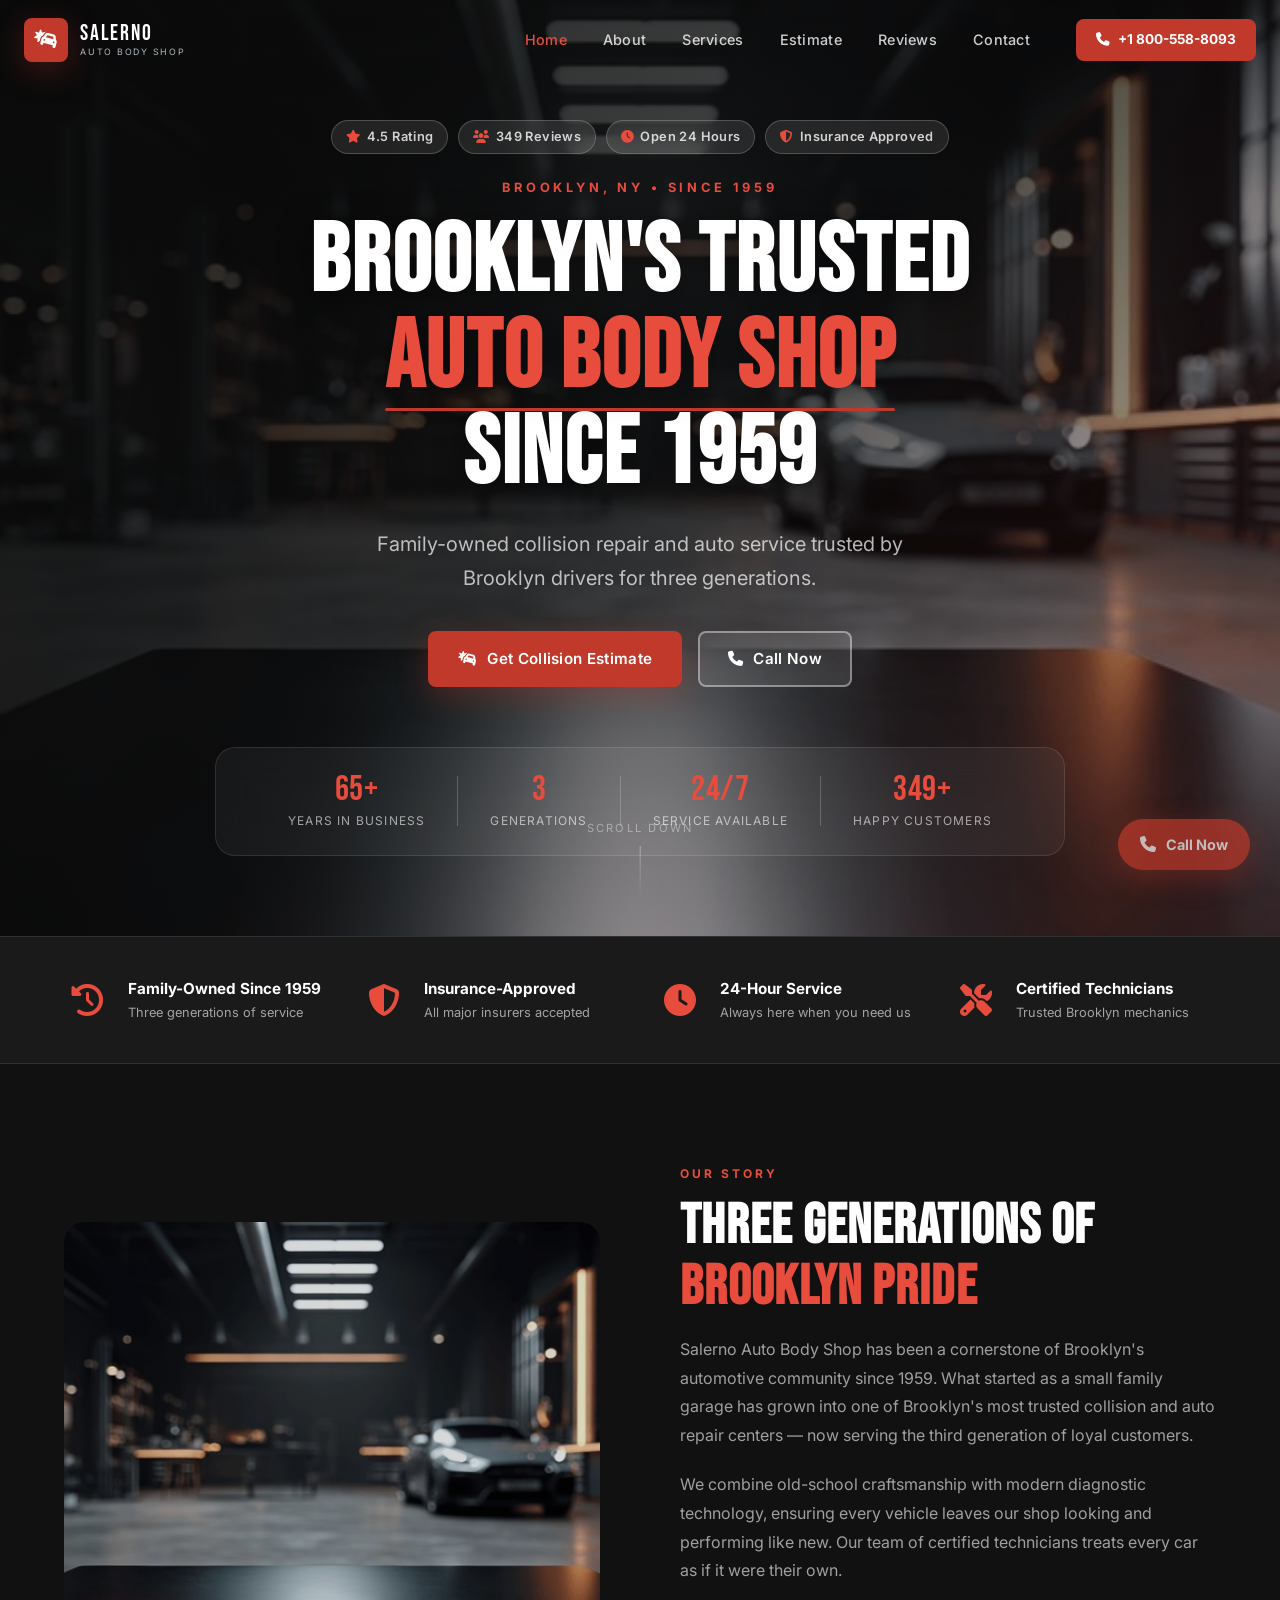
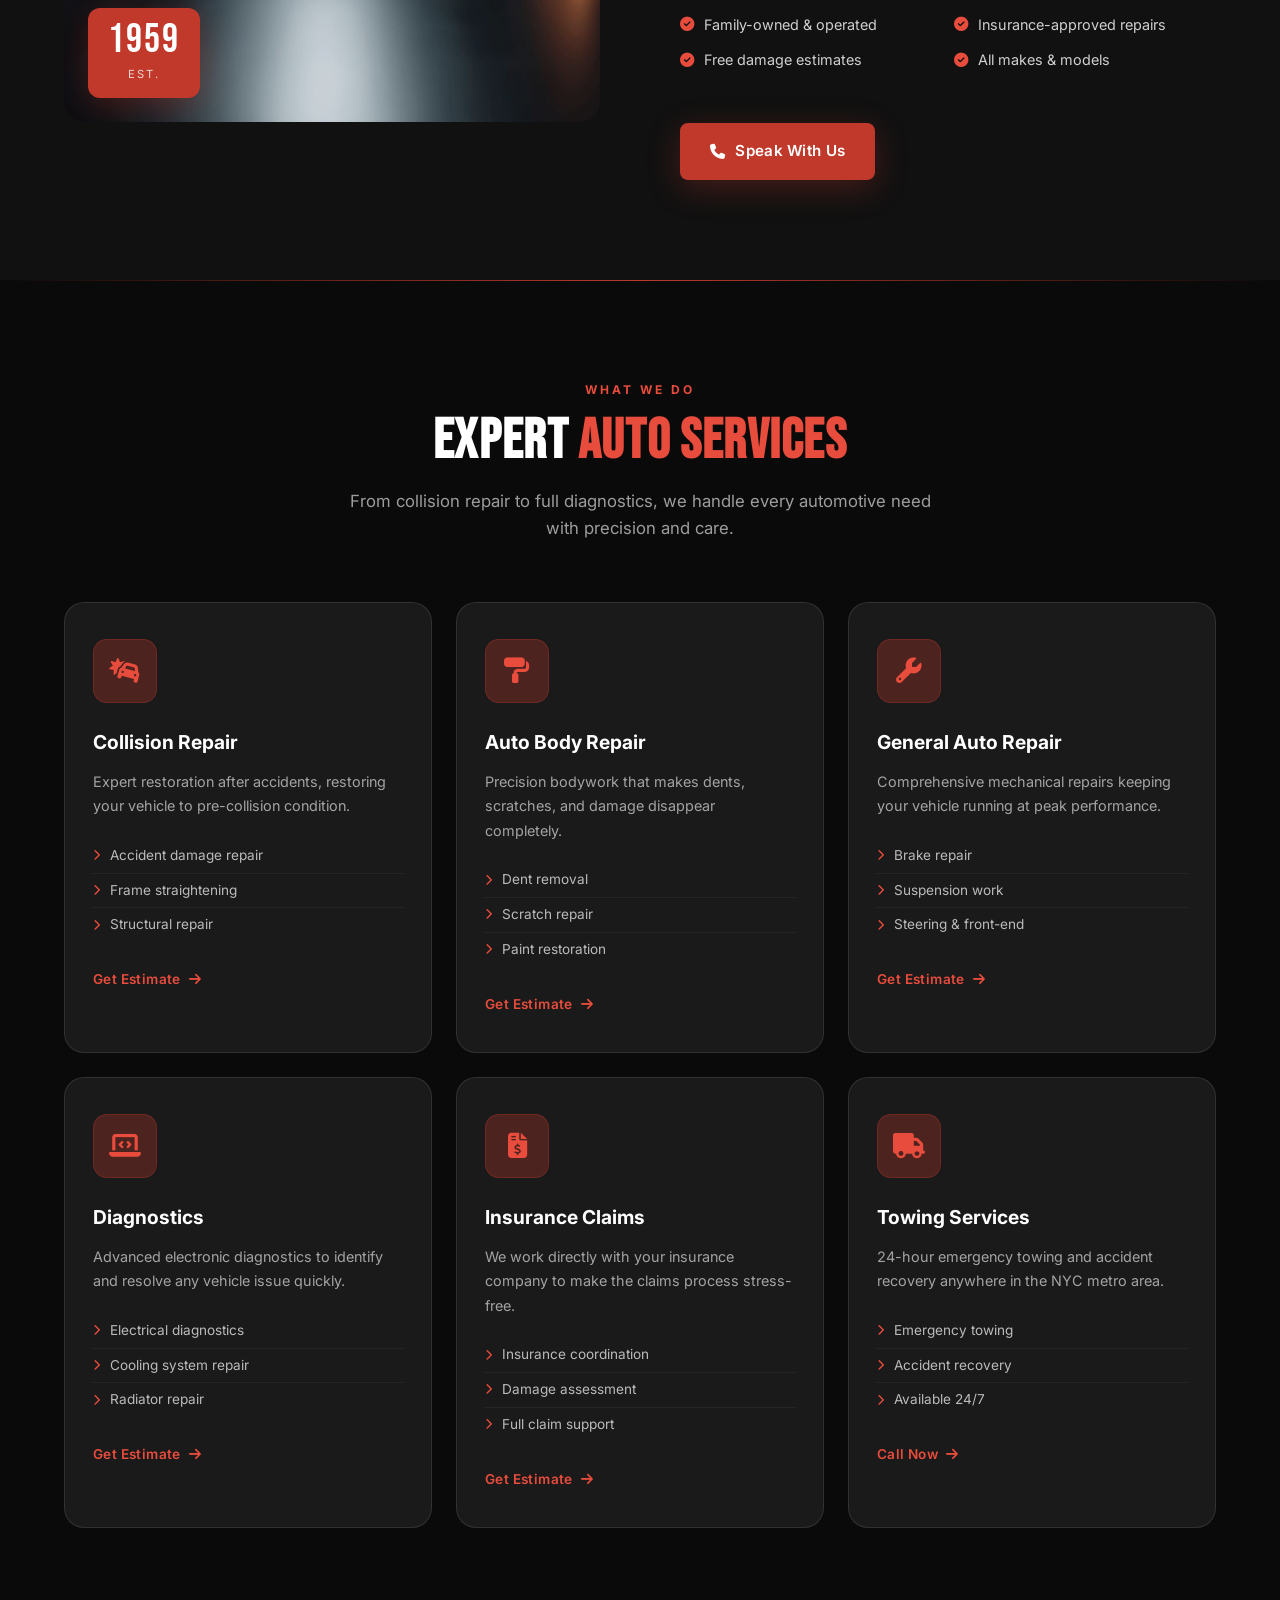
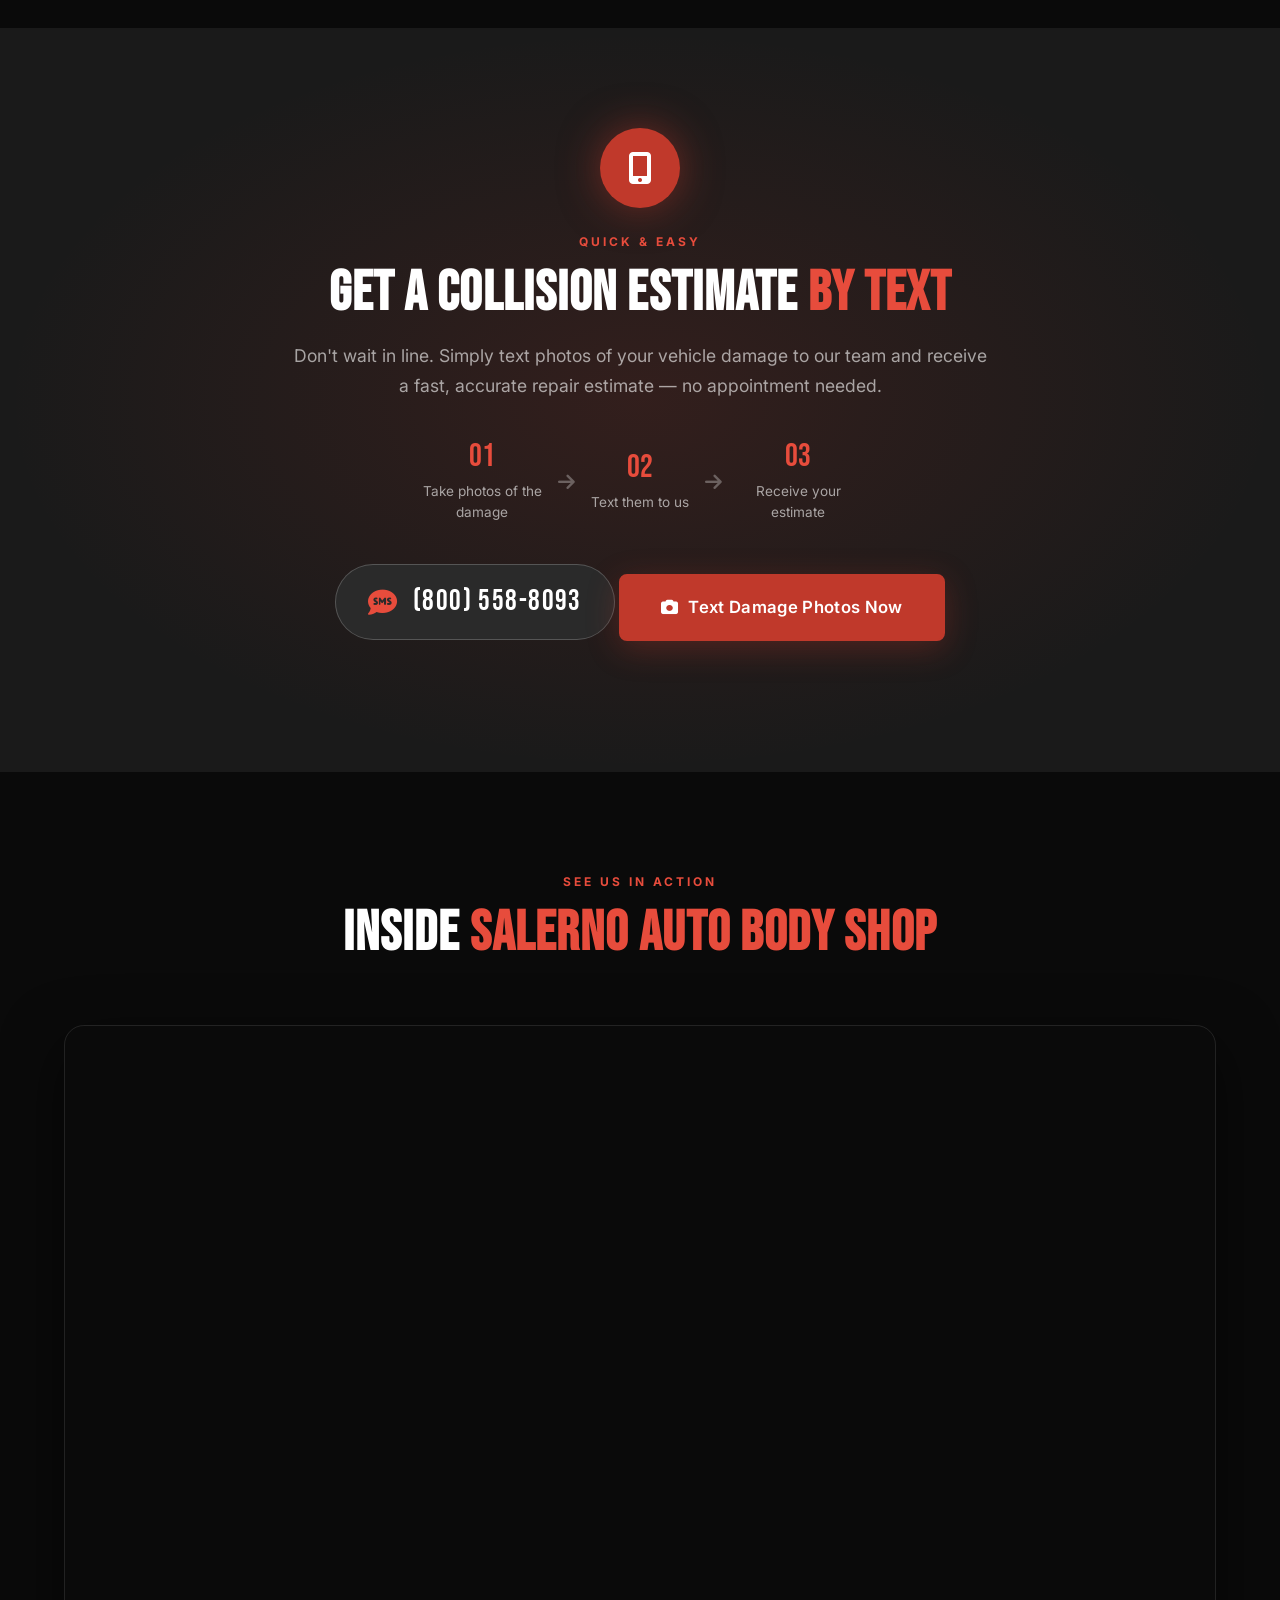
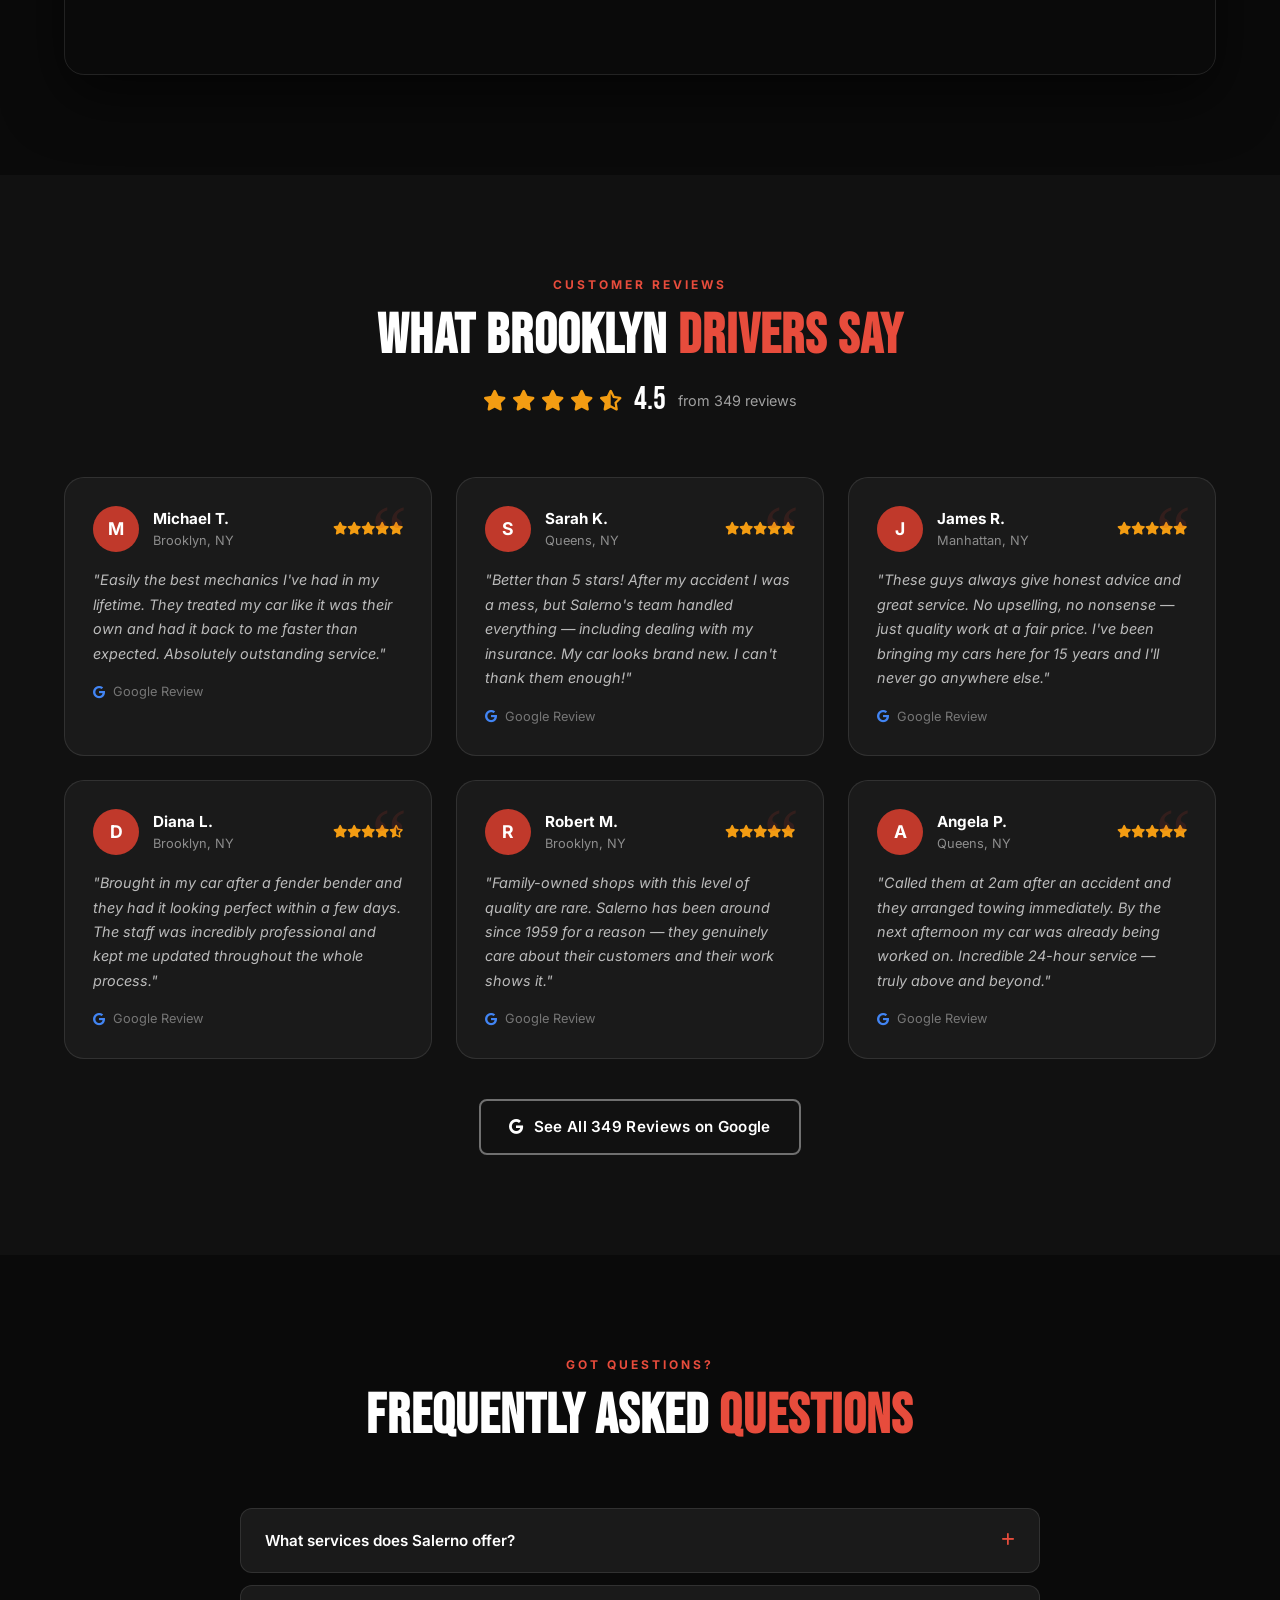
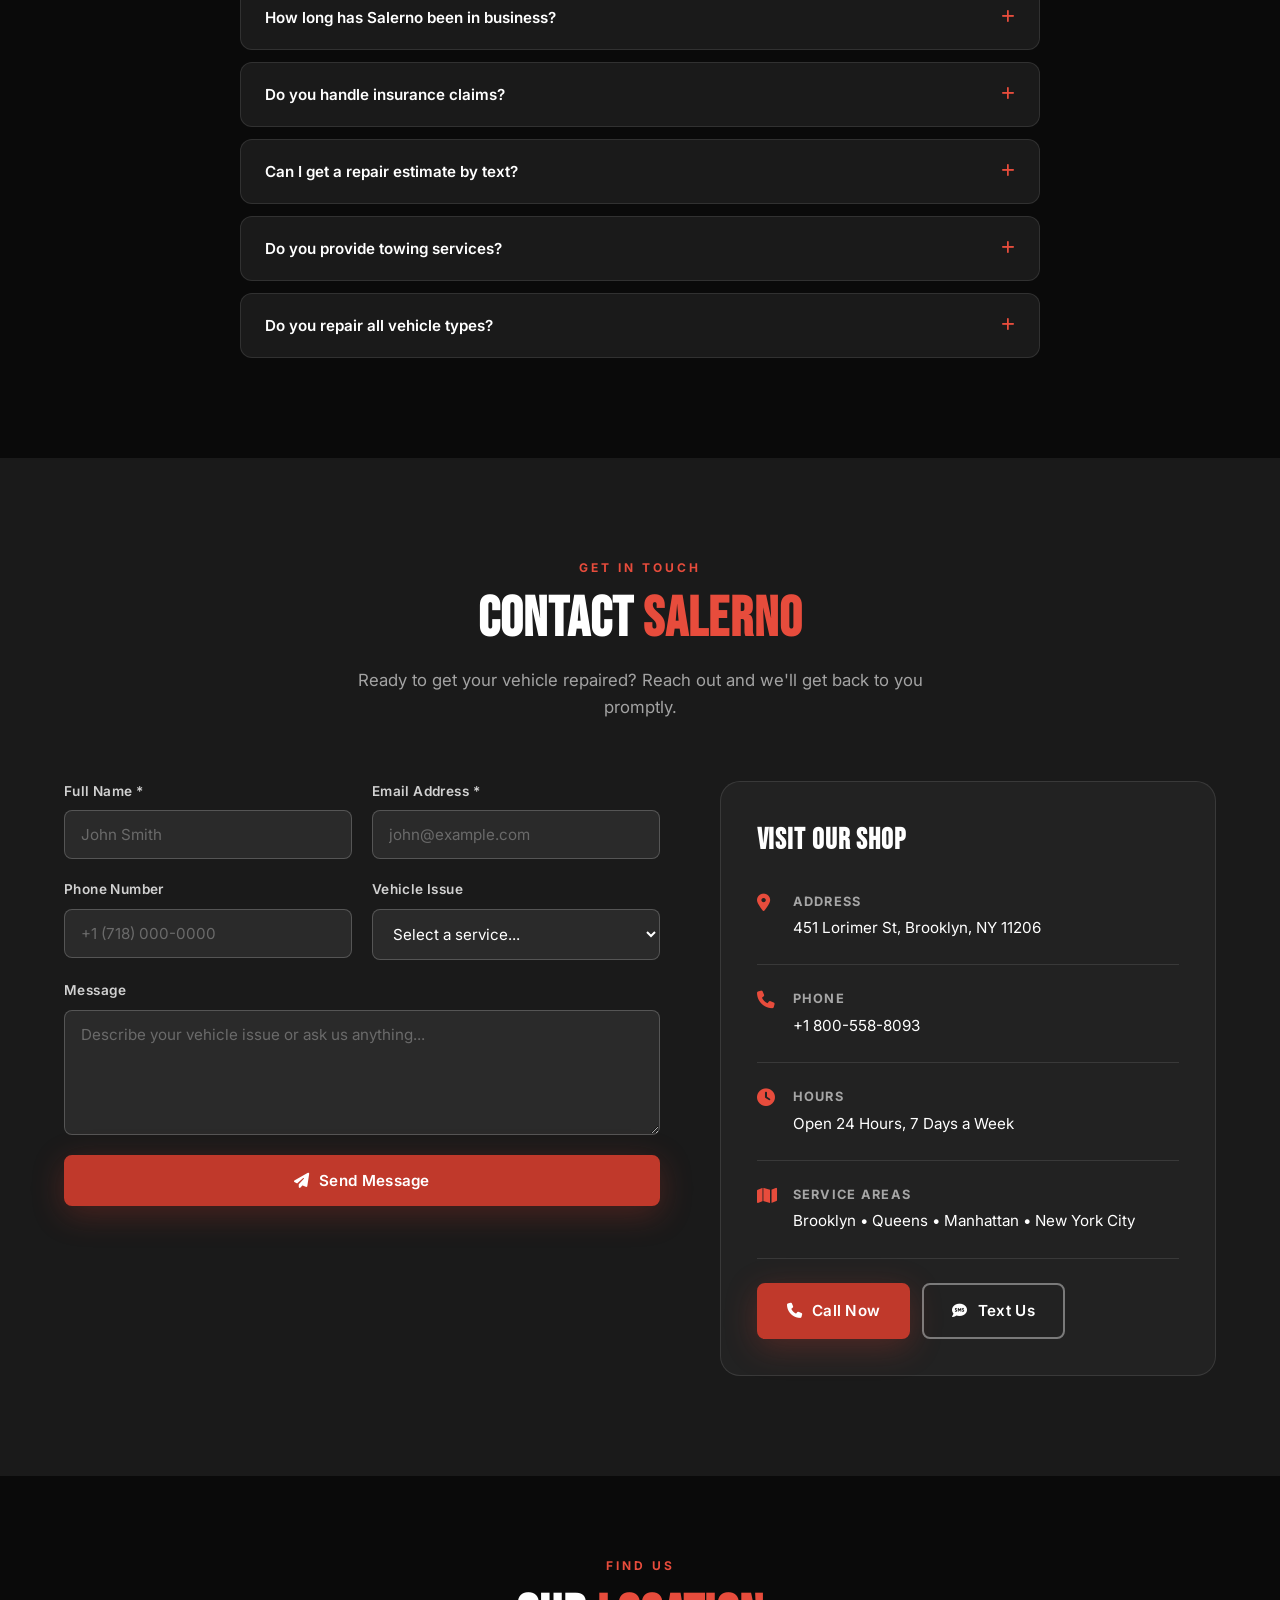
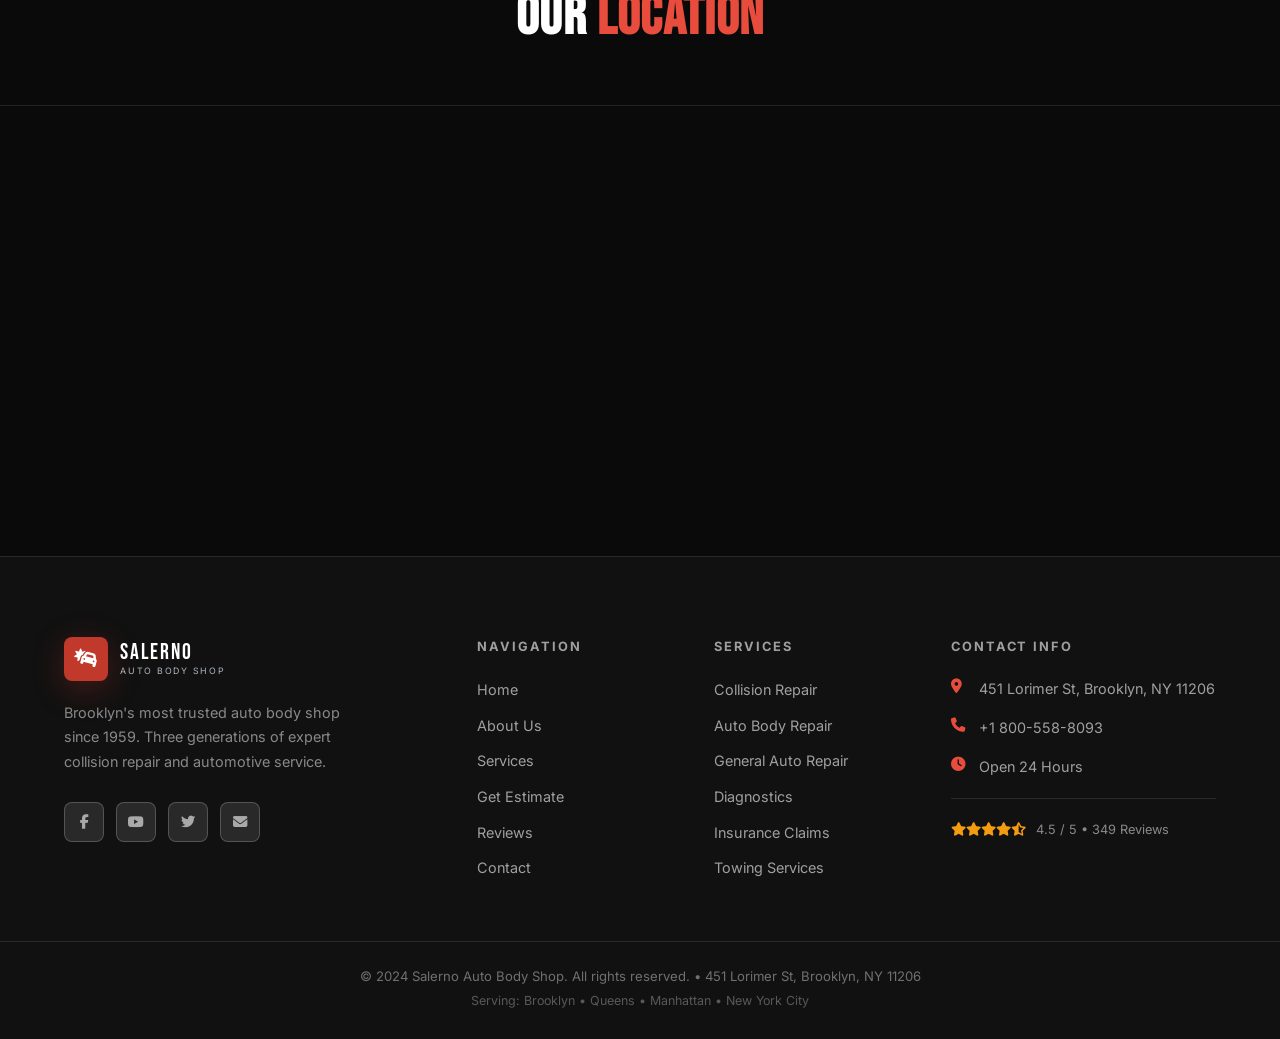
<file: index.html>
<!DOCTYPE html>
<html lang="en">
<head>
  <meta charset="UTF-8" />
  <meta name="viewport" content="width=device-width, initial-scale=1.0" />
  <title>Salerno Auto Body Shop | Collision Repair Brooklyn NY</title>
  <meta name="description" content="Family-owned auto body shop serving Brooklyn since 1959 with collision repair and auto repair services." />
  <meta name="keywords" content="auto body shop brooklyn, collision repair brooklyn, auto repair brooklyn ny" />
  <meta property="og:title" content="Salerno Auto Body Shop | Collision Repair Brooklyn NY" />
  <meta property="og:description" content="Family-owned auto body shop serving Brooklyn since 1959 with collision repair and trusted automotive service." />
  <meta property="og:type" content="website" />
  <link rel="preconnect" href="https://fonts.googleapis.com" />
  <link rel="preconnect" href="https://fonts.gstatic.com" crossorigin />
  <link href="https://fonts.googleapis.com/css2?family=Inter:wght@300;400;500;600;700;800;900&family=Bebas+Neue&display=swap" rel="stylesheet" />
  <link rel="stylesheet" href="https://cdnjs.cloudflare.com/ajax/libs/font-awesome/6.5.0/css/all.min.css" />
  <link rel="stylesheet" href="style.css" />
</head>
<body>

  <!-- ===== FLOATING CALL BUTTON ===== -->
  <a href="tel:+18005588093" class="floating-call" aria-label="Call Now">
    <i class="fas fa-phone"></i>
    <span>Call Now</span>
  </a>

  <!-- ===== NAVIGATION ===== -->
  <nav class="navbar" id="navbar">
    <div class="nav-container">
      <a href="#home" class="nav-logo">
        <span class="logo-icon"><i class="fas fa-car-crash"></i></span>
        <div class="logo-text">
          <span class="logo-name">SALERNO</span>
          <span class="logo-sub">AUTO BODY SHOP</span>
        </div>
      </a>
      <ul class="nav-links" id="navLinks">
        <li><a href="#home">Home</a></li>
        <li><a href="#about">About</a></li>
        <li><a href="#services">Services</a></li>
        <li><a href="#estimate">Estimate</a></li>
        <li><a href="#reviews">Reviews</a></li>
        <li><a href="#contact">Contact</a></li>
      </ul>
      <a href="tel:+18005588093" class="nav-cta">
        <i class="fas fa-phone"></i> +1 800-558-8093
      </a>
      <button class="nav-toggle" id="navToggle" aria-label="Menu">
        <span></span><span></span><span></span>
      </button>
    </div>
  </nav>

  <!-- ===== HERO SECTION ===== -->
  <section class="hero" id="home">
    <div class="hero-bg">
      <div class="hero-overlay"></div>
      <div class="hero-particles" id="particles"></div>
    </div>
    <div class="hero-content">
      <div class="hero-badge-row">
        <span class="hero-badge"><i class="fas fa-star"></i> 4.5 Rating</span>
        <span class="hero-badge"><i class="fas fa-users"></i> 349 Reviews</span>
        <span class="hero-badge"><i class="fas fa-clock"></i> Open 24 Hours</span>
        <span class="hero-badge"><i class="fas fa-shield-alt"></i> Insurance Approved</span>
      </div>
      <p class="hero-eyebrow">Brooklyn, NY &bull; Since 1959</p>
      <h1 class="hero-title">
        Brooklyn's Trusted<br />
        <span class="hero-title-accent">Auto Body Shop</span><br />
        Since 1959
      </h1>
      <p class="hero-subtitle">
        Family-owned collision repair and auto service trusted by Brooklyn drivers for three generations.
      </p>
      <div class="hero-ctas">
        <a href="#estimate" class="btn btn-primary">
          <i class="fas fa-car-crash"></i> Get Collision Estimate
        </a>
        <a href="tel:+18005588093" class="btn btn-secondary">
          <i class="fas fa-phone"></i> Call Now
        </a>
      </div>
      <div class="hero-stats">
        <div class="hero-stat">
          <span class="stat-num">65+</span>
          <span class="stat-label">Years in Business</span>
        </div>
        <div class="hero-stat-divider"></div>
        <div class="hero-stat">
          <span class="stat-num">3</span>
          <span class="stat-label">Generations</span>
        </div>
        <div class="hero-stat-divider"></div>
        <div class="hero-stat">
          <span class="stat-num">24/7</span>
          <span class="stat-label">Service Available</span>
        </div>
        <div class="hero-stat-divider"></div>
        <div class="hero-stat">
          <span class="stat-num">349+</span>
          <span class="stat-label">Happy Customers</span>
        </div>
      </div>
    </div>
    <div class="hero-scroll">
      <span>Scroll Down</span>
      <div class="scroll-line"></div>
    </div>
  </section>

  <!-- ===== TRUST STRIP ===== -->
  <section class="trust-strip" id="about">
    <div class="container">
      <div class="trust-items">
        <div class="trust-item reveal">
          <i class="fas fa-history"></i>
          <div>
            <strong>Family-Owned Since 1959</strong>
            <span>Three generations of service</span>
          </div>
        </div>
        <div class="trust-item reveal">
          <i class="fas fa-shield-alt"></i>
          <div>
            <strong>Insurance-Approved</strong>
            <span>All major insurers accepted</span>
          </div>
        </div>
        <div class="trust-item reveal">
          <i class="fas fa-clock"></i>
          <div>
            <strong>24-Hour Service</strong>
            <span>Always here when you need us</span>
          </div>
        </div>
        <div class="trust-item reveal">
          <i class="fas fa-tools"></i>
          <div>
            <strong>Certified Technicians</strong>
            <span>Trusted Brooklyn mechanics</span>
          </div>
        </div>
      </div>
    </div>
  </section>

  <!-- ===== ABOUT SECTION ===== -->
  <section class="about-section">
    <div class="container">
      <div class="about-grid">
        <div class="about-image-col reveal">
          <div class="about-img-wrap">
            <img src="hero-bg.jpg" alt="Salerno Auto Body Shop garage" class="about-img" />
            <div class="about-img-badge">
              <span class="badge-year">1959</span>
              <span class="badge-label">Est.</span>
            </div>
          </div>
        </div>
        <div class="about-text-col reveal">
          <p class="section-eyebrow">Our Story</p>
          <h2 class="section-title">Three Generations of <span class="text-accent">Brooklyn Pride</span></h2>
          <p class="about-desc">
            Salerno Auto Body Shop has been a cornerstone of Brooklyn's automotive community since 1959. What started as a small family garage has grown into one of Brooklyn's most trusted collision and auto repair centers — now serving the third generation of loyal customers.
          </p>
          <p class="about-desc">
            We combine old-school craftsmanship with modern diagnostic technology, ensuring every vehicle leaves our shop looking and performing like new. Our team of certified technicians treats every car as if it were their own.
          </p>
          <div class="about-features">
            <div class="about-feature"><i class="fas fa-check-circle"></i> Family-owned &amp; operated</div>
            <div class="about-feature"><i class="fas fa-check-circle"></i> Insurance-approved repairs</div>
            <div class="about-feature"><i class="fas fa-check-circle"></i> Free damage estimates</div>
            <div class="about-feature"><i class="fas fa-check-circle"></i> All makes &amp; models</div>
          </div>
          <a href="tel:+18005588093" class="btn btn-primary mt-4">
            <i class="fas fa-phone"></i> Speak With Us
          </a>
        </div>
      </div>
    </div>
  </section>

  <!-- ===== SERVICES SECTION ===== -->
  <section class="services-section" id="services">
    <div class="container">
      <div class="section-header reveal">
        <p class="section-eyebrow">What We Do</p>
        <h2 class="section-title">Expert <span class="text-accent">Auto Services</span></h2>
        <p class="section-desc">From collision repair to full diagnostics, we handle every automotive need with precision and care.</p>
      </div>
      <div class="services-grid">

        <div class="service-card reveal">
          <div class="service-icon-wrap">
            <i class="fas fa-car-crash"></i>
          </div>
          <h3 class="service-title">Collision Repair</h3>
          <p class="service-desc">Expert restoration after accidents, restoring your vehicle to pre-collision condition.</p>
          <ul class="service-list">
            <li><i class="fas fa-chevron-right"></i> Accident damage repair</li>
            <li><i class="fas fa-chevron-right"></i> Frame straightening</li>
            <li><i class="fas fa-chevron-right"></i> Structural repair</li>
          </ul>
          <a href="#contact" class="service-link">Get Estimate <i class="fas fa-arrow-right"></i></a>
        </div>

        <div class="service-card reveal">
          <div class="service-icon-wrap">
            <i class="fas fa-paint-roller"></i>
          </div>
          <h3 class="service-title">Auto Body Repair</h3>
          <p class="service-desc">Precision bodywork that makes dents, scratches, and damage disappear completely.</p>
          <ul class="service-list">
            <li><i class="fas fa-chevron-right"></i> Dent removal</li>
            <li><i class="fas fa-chevron-right"></i> Scratch repair</li>
            <li><i class="fas fa-chevron-right"></i> Paint restoration</li>
          </ul>
          <a href="#contact" class="service-link">Get Estimate <i class="fas fa-arrow-right"></i></a>
        </div>

        <div class="service-card reveal">
          <div class="service-icon-wrap">
            <i class="fas fa-wrench"></i>
          </div>
          <h3 class="service-title">General Auto Repair</h3>
          <p class="service-desc">Comprehensive mechanical repairs keeping your vehicle running at peak performance.</p>
          <ul class="service-list">
            <li><i class="fas fa-chevron-right"></i> Brake repair</li>
            <li><i class="fas fa-chevron-right"></i> Suspension work</li>
            <li><i class="fas fa-chevron-right"></i> Steering &amp; front-end</li>
          </ul>
          <a href="#contact" class="service-link">Get Estimate <i class="fas fa-arrow-right"></i></a>
        </div>

        <div class="service-card reveal">
          <div class="service-icon-wrap">
            <i class="fas fa-laptop-code"></i>
          </div>
          <h3 class="service-title">Diagnostics</h3>
          <p class="service-desc">Advanced electronic diagnostics to identify and resolve any vehicle issue quickly.</p>
          <ul class="service-list">
            <li><i class="fas fa-chevron-right"></i> Electrical diagnostics</li>
            <li><i class="fas fa-chevron-right"></i> Cooling system repair</li>
            <li><i class="fas fa-chevron-right"></i> Radiator repair</li>
          </ul>
          <a href="#contact" class="service-link">Get Estimate <i class="fas fa-arrow-right"></i></a>
        </div>

        <div class="service-card reveal">
          <div class="service-icon-wrap">
            <i class="fas fa-file-invoice-dollar"></i>
          </div>
          <h3 class="service-title">Insurance Claims</h3>
          <p class="service-desc">We work directly with your insurance company to make the claims process stress-free.</p>
          <ul class="service-list">
            <li><i class="fas fa-chevron-right"></i> Insurance coordination</li>
            <li><i class="fas fa-chevron-right"></i> Damage assessment</li>
            <li><i class="fas fa-chevron-right"></i> Full claim support</li>
          </ul>
          <a href="#contact" class="service-link">Get Estimate <i class="fas fa-arrow-right"></i></a>
        </div>

        <div class="service-card reveal">
          <div class="service-icon-wrap">
            <i class="fas fa-truck"></i>
          </div>
          <h3 class="service-title">Towing Services</h3>
          <p class="service-desc">24-hour emergency towing and accident recovery anywhere in the NYC metro area.</p>
          <ul class="service-list">
            <li><i class="fas fa-chevron-right"></i> Emergency towing</li>
            <li><i class="fas fa-chevron-right"></i> Accident recovery</li>
            <li><i class="fas fa-chevron-right"></i> Available 24/7</li>
          </ul>
          <a href="tel:+18005588093" class="service-link">Call Now <i class="fas fa-arrow-right"></i></a>
        </div>

      </div>
    </div>
  </section>

  <!-- ===== ESTIMATE BY TEXT SECTION ===== -->
  <section class="estimate-section" id="estimate">
    <div class="estimate-bg-overlay"></div>
    <div class="container">
      <div class="estimate-inner reveal">
        <div class="estimate-icon-large">
          <i class="fas fa-mobile-alt"></i>
        </div>
        <p class="section-eyebrow">Quick &amp; Easy</p>
        <h2 class="section-title">Get a Collision Estimate <span class="text-accent">by Text</span></h2>
        <p class="estimate-desc">
          Don't wait in line. Simply text photos of your vehicle damage to our team and receive a fast, accurate repair estimate — no appointment needed.
        </p>
        <div class="estimate-steps">
          <div class="estimate-step">
            <span class="step-num">01</span>
            <span class="step-text">Take photos of the damage</span>
          </div>
          <div class="estimate-arrow"><i class="fas fa-arrow-right"></i></div>
          <div class="estimate-step">
            <span class="step-num">02</span>
            <span class="step-text">Text them to us</span>
          </div>
          <div class="estimate-arrow"><i class="fas fa-arrow-right"></i></div>
          <div class="estimate-step">
            <span class="step-num">03</span>
            <span class="step-text">Receive your estimate</span>
          </div>
        </div>
        <div class="estimate-phone-display">
          <i class="fas fa-sms"></i>
          <span>(800) 558-8093</span>
        </div>
        <a href="sms:+18005588093" class="btn btn-primary btn-large">
          <i class="fas fa-camera"></i> Text Damage Photos Now
        </a>
      </div>
    </div>
  </section>

  <!-- ===== VIDEO SECTION ===== -->
  <section class="video-section">
    <div class="container">
      <div class="section-header reveal">
        <p class="section-eyebrow">See Us In Action</p>
        <h2 class="section-title">Inside <span class="text-accent">Salerno Auto Body Shop</span></h2>
      </div>
      <div class="video-wrapper reveal">
        <iframe
          src="https://www.youtube.com/embed/Rv3korj2h_U"
          title="Inside Salerno Auto Body Shop"
          frameborder="0"
          allow="accelerometer; autoplay; clipboard-write; encrypted-media; gyroscope; picture-in-picture"
          allowfullscreen
        ></iframe>
      </div>
    </div>
  </section>

  <!-- ===== REVIEWS SECTION ===== -->
  <section class="reviews-section" id="reviews">
    <div class="container">
      <div class="section-header reveal">
        <p class="section-eyebrow">Customer Reviews</p>
        <h2 class="section-title">What Brooklyn <span class="text-accent">Drivers Say</span></h2>
        <div class="rating-summary">
          <div class="rating-stars">
            <i class="fas fa-star"></i>
            <i class="fas fa-star"></i>
            <i class="fas fa-star"></i>
            <i class="fas fa-star"></i>
            <i class="fas fa-star-half-alt"></i>
          </div>
          <span class="rating-score">4.5</span>
          <span class="rating-count">from 349 reviews</span>
        </div>
      </div>
      <div class="reviews-grid">

        <div class="review-card reveal">
          <div class="review-header">
            <div class="reviewer-avatar">M</div>
            <div class="reviewer-info">
              <strong>Michael T.</strong>
              <span>Brooklyn, NY</span>
            </div>
            <div class="review-stars">
              <i class="fas fa-star"></i><i class="fas fa-star"></i><i class="fas fa-star"></i><i class="fas fa-star"></i><i class="fas fa-star"></i>
            </div>
          </div>
          <p class="review-text">"Easily the best mechanics I've had in my lifetime. They treated my car like it was their own and had it back to me faster than expected. Absolutely outstanding service."</p>
          <div class="review-footer">
            <i class="fab fa-google"></i> Google Review
          </div>
        </div>

        <div class="review-card reveal">
          <div class="review-header">
            <div class="reviewer-avatar">S</div>
            <div class="reviewer-info">
              <strong>Sarah K.</strong>
              <span>Queens, NY</span>
            </div>
            <div class="review-stars">
              <i class="fas fa-star"></i><i class="fas fa-star"></i><i class="fas fa-star"></i><i class="fas fa-star"></i><i class="fas fa-star"></i>
            </div>
          </div>
          <p class="review-text">"Better than 5 stars! After my accident I was a mess, but Salerno's team handled everything — including dealing with my insurance. My car looks brand new. I can't thank them enough!"</p>
          <div class="review-footer">
            <i class="fab fa-google"></i> Google Review
          </div>
        </div>

        <div class="review-card reveal">
          <div class="review-header">
            <div class="reviewer-avatar">J</div>
            <div class="reviewer-info">
              <strong>James R.</strong>
              <span>Manhattan, NY</span>
            </div>
            <div class="review-stars">
              <i class="fas fa-star"></i><i class="fas fa-star"></i><i class="fas fa-star"></i><i class="fas fa-star"></i><i class="fas fa-star"></i>
            </div>
          </div>
          <p class="review-text">"These guys always give honest advice and great service. No upselling, no nonsense — just quality work at a fair price. I've been bringing my cars here for 15 years and I'll never go anywhere else."</p>
          <div class="review-footer">
            <i class="fab fa-google"></i> Google Review
          </div>
        </div>

        <div class="review-card reveal">
          <div class="review-header">
            <div class="reviewer-avatar">D</div>
            <div class="reviewer-info">
              <strong>Diana L.</strong>
              <span>Brooklyn, NY</span>
            </div>
            <div class="review-stars">
              <i class="fas fa-star"></i><i class="fas fa-star"></i><i class="fas fa-star"></i><i class="fas fa-star"></i><i class="fas fa-star-half-alt"></i>
            </div>
          </div>
          <p class="review-text">"Brought in my car after a fender bender and they had it looking perfect within a few days. The staff was incredibly professional and kept me updated throughout the whole process."</p>
          <div class="review-footer">
            <i class="fab fa-google"></i> Google Review
          </div>
        </div>

        <div class="review-card reveal">
          <div class="review-header">
            <div class="reviewer-avatar">R</div>
            <div class="reviewer-info">
              <strong>Robert M.</strong>
              <span>Brooklyn, NY</span>
            </div>
            <div class="review-stars">
              <i class="fas fa-star"></i><i class="fas fa-star"></i><i class="fas fa-star"></i><i class="fas fa-star"></i><i class="fas fa-star"></i>
            </div>
          </div>
          <p class="review-text">"Family-owned shops with this level of quality are rare. Salerno has been around since 1959 for a reason — they genuinely care about their customers and their work shows it."</p>
          <div class="review-footer">
            <i class="fab fa-google"></i> Google Review
          </div>
        </div>

        <div class="review-card reveal">
          <div class="review-header">
            <div class="reviewer-avatar">A</div>
            <div class="reviewer-info">
              <strong>Angela P.</strong>
              <span>Queens, NY</span>
            </div>
            <div class="review-stars">
              <i class="fas fa-star"></i><i class="fas fa-star"></i><i class="fas fa-star"></i><i class="fas fa-star"></i><i class="fas fa-star"></i>
            </div>
          </div>
          <p class="review-text">"Called them at 2am after an accident and they arranged towing immediately. By the next afternoon my car was already being worked on. Incredible 24-hour service — truly above and beyond."</p>
          <div class="review-footer">
            <i class="fab fa-google"></i> Google Review
          </div>
        </div>

      </div>
      <div class="reviews-cta reveal">
        <a href="https://www.google.com/maps/search/Salerno+Auto+Body+Shop+Brooklyn" target="_blank" rel="noopener" class="btn btn-outline">
          <i class="fab fa-google"></i> See All 349 Reviews on Google
        </a>
      </div>
    </div>
  </section>

  <!-- ===== FAQ SECTION ===== -->
  <section class="faq-section">
    <div class="container">
      <div class="section-header reveal">
        <p class="section-eyebrow">Got Questions?</p>
        <h2 class="section-title">Frequently Asked <span class="text-accent">Questions</span></h2>
      </div>
      <div class="faq-grid">

        <div class="faq-item reveal">
          <button class="faq-question" aria-expanded="false">
            <span>What services does Salerno offer?</span>
            <i class="fas fa-plus faq-icon"></i>
          </button>
          <div class="faq-answer">
            <p>Salerno Auto Body Shop offers a full range of automotive services including collision repair, auto body repair, general auto repair, electronic diagnostics, insurance claim assistance, and 24-hour towing services. We handle all makes and models.</p>
          </div>
        </div>

        <div class="faq-item reveal">
          <button class="faq-question" aria-expanded="false">
            <span>How long has Salerno been in business?</span>
            <i class="fas fa-plus faq-icon"></i>
          </button>
          <div class="faq-answer">
            <p>Salerno Auto Body Shop has been serving Brooklyn drivers since 1959 — over 65 years of trusted service. We are now proudly operated by the third generation of the Salerno family.</p>
          </div>
        </div>

        <div class="faq-item reveal">
          <button class="faq-question" aria-expanded="false">
            <span>Do you handle insurance claims?</span>
            <i class="fas fa-plus faq-icon"></i>
          </button>
          <div class="faq-answer">
            <p>Yes! We are an insurance-approved repair shop and work directly with all major insurance companies. Our team handles the coordination, damage assessment, and paperwork so you don't have to stress about the claims process.</p>
          </div>
        </div>

        <div class="faq-item reveal">
          <button class="faq-question" aria-expanded="false">
            <span>Can I get a repair estimate by text?</span>
            <i class="fas fa-plus faq-icon"></i>
          </button>
          <div class="faq-answer">
            <p>Absolutely! Simply text photos of your vehicle damage to (800) 558-8093 and our team will provide you with a fast, accurate repair estimate. No appointment needed — it's that easy.</p>
          </div>
        </div>

        <div class="faq-item reveal">
          <button class="faq-question" aria-expanded="false">
            <span>Do you provide towing services?</span>
            <i class="fas fa-plus faq-icon"></i>
          </button>
          <div class="faq-answer">
            <p>Yes, we offer 24-hour emergency towing and accident recovery throughout the NYC metro area including Brooklyn, Queens, and Manhattan. Call us anytime at +1 800-558-8093 and we'll dispatch a tow truck immediately.</p>
          </div>
        </div>

        <div class="faq-item reveal">
          <button class="faq-question" aria-expanded="false">
            <span>Do you repair all vehicle types?</span>
            <i class="fas fa-plus faq-icon"></i>
          </button>
          <div class="faq-answer">
            <p>Yes! Our certified technicians are experienced with all makes and models — domestic, foreign, luxury, and commercial vehicles. Whether you drive a Honda, BMW, Ford, or anything in between, we've got you covered.</p>
          </div>
        </div>

      </div>
    </div>
  </section>

  <!-- ===== CONTACT SECTION ===== -->
  <section class="contact-section" id="contact">
    <div class="container">
      <div class="section-header reveal">
        <p class="section-eyebrow">Get In Touch</p>
        <h2 class="section-title">Contact <span class="text-accent">Salerno</span></h2>
        <p class="section-desc">Ready to get your vehicle repaired? Reach out and we'll get back to you promptly.</p>
      </div>
      <div class="contact-grid">
        <div class="contact-form-col reveal">
          <form class="contact-form" id="contactForm">
            <div class="form-row">
              <div class="form-group">
                <label for="name">Full Name *</label>
                <input type="text" id="name" name="name" placeholder="John Smith" required />
              </div>
              <div class="form-group">
                <label for="email">Email Address *</label>
                <input type="email" id="email" name="email" placeholder="john@example.com" required />
              </div>
            </div>
            <div class="form-row">
              <div class="form-group">
                <label for="phone">Phone Number</label>
                <input type="tel" id="phone" name="phone" placeholder="+1 (718) 000-0000" />
              </div>
              <div class="form-group">
                <label for="vehicle">Vehicle Issue</label>
                <select id="vehicle" name="vehicle">
                  <option value="">Select a service...</option>
                  <option>Collision Repair</option>
                  <option>Auto Body Repair</option>
                  <option>General Auto Repair</option>
                  <option>Diagnostics</option>
                  <option>Insurance Claim</option>
                  <option>Towing</option>
                  <option>Other</option>
                </select>
              </div>
            </div>
            <div class="form-group">
              <label for="message">Message</label>
              <textarea id="message" name="message" rows="5" placeholder="Describe your vehicle issue or ask us anything..."></textarea>
            </div>
            <button type="submit" class="btn btn-primary btn-full">
              <i class="fas fa-paper-plane"></i> Send Message
            </button>
          </form>
        </div>
        <div class="contact-info-col reveal">
          <div class="contact-info-card">
            <h3>Visit Our Shop</h3>
            <div class="info-item">
              <i class="fas fa-map-marker-alt"></i>
              <div>
                <strong>Address</strong>
                <span>451 Lorimer St, Brooklyn, NY 11206</span>
              </div>
            </div>
            <div class="info-item">
              <i class="fas fa-phone"></i>
              <div>
                <strong>Phone</strong>
                <a href="tel:+18005588093">+1 800-558-8093</a>
              </div>
            </div>
            <div class="info-item">
              <i class="fas fa-clock"></i>
              <div>
                <strong>Hours</strong>
                <span>Open 24 Hours, 7 Days a Week</span>
              </div>
            </div>
            <div class="info-item">
              <i class="fas fa-map"></i>
              <div>
                <strong>Service Areas</strong>
                <span>Brooklyn &bull; Queens &bull; Manhattan &bull; New York City</span>
              </div>
            </div>
            <div class="contact-actions">
              <a href="tel:+18005588093" class="btn btn-primary">
                <i class="fas fa-phone"></i> Call Now
              </a>
              <a href="sms:+18005588093" class="btn btn-outline">
                <i class="fas fa-sms"></i> Text Us
              </a>
            </div>
          </div>
        </div>
      </div>
    </div>
  </section>

  <!-- ===== MAP SECTION ===== -->
  <section class="map-section">
    <div class="map-header">
      <div class="container">
        <p class="section-eyebrow">Find Us</p>
        <h2 class="section-title">Our <span class="text-accent">Location</span></h2>
      </div>
    </div>
    <div class="map-wrapper">
      <iframe
        src="https://www.google.com/maps/embed?pb=!1m18!1m12!1m3!1d3024.2219901290355!2d-73.94776368459418!3d40.71427937933185!2m3!1f0!2f0!3f0!3m2!1i1024!2i768!4f13.1!3m3!1m2!1s0x89c25c0a3c3b1b8b%3A0x0!2s451+Lorimer+St%2C+Brooklyn%2C+NY+11206!5e0!3m2!1sen!2sus!4v1620000000000!5m2!1sen!2sus"
        width="100%"
        height="450"
        style="border:0;"
        allowfullscreen=""
        loading="lazy"
        referrerpolicy="no-referrer-when-downgrade"
        title="Salerno Auto Body Shop Location"
      ></iframe>
    </div>
  </section>

  <!-- ===== FOOTER ===== -->
  <footer class="footer">
    <div class="footer-top">
      <div class="container">
        <div class="footer-grid">
          <div class="footer-brand">
            <a href="#home" class="nav-logo footer-logo">
              <span class="logo-icon"><i class="fas fa-car-crash"></i></span>
              <div class="logo-text">
                <span class="logo-name">SALERNO</span>
                <span class="logo-sub">AUTO BODY SHOP</span>
              </div>
            </a>
            <p class="footer-tagline">Brooklyn's most trusted auto body shop since 1959. Three generations of expert collision repair and automotive service.</p>
            <div class="footer-social">
              <a href="#" aria-label="Facebook" class="social-icon"><i class="fab fa-facebook-f"></i></a>
              <a href="https://youtube.com/watch?v=Rv3korj2h_U" target="_blank" rel="noopener" aria-label="YouTube" class="social-icon"><i class="fab fa-youtube"></i></a>
              <a href="#" aria-label="Twitter" class="social-icon"><i class="fab fa-twitter"></i></a>
              <a href="mailto:info@salernoautobody.com" aria-label="Email" class="social-icon"><i class="fas fa-envelope"></i></a>
            </div>
          </div>
          <div class="footer-links-col">
            <h4>Navigation</h4>
            <ul>
              <li><a href="#home">Home</a></li>
              <li><a href="#about">About Us</a></li>
              <li><a href="#services">Services</a></li>
              <li><a href="#estimate">Get Estimate</a></li>
              <li><a href="#reviews">Reviews</a></li>
              <li><a href="#contact">Contact</a></li>
            </ul>
          </div>
          <div class="footer-links-col">
            <h4>Services</h4>
            <ul>
              <li><a href="#services">Collision Repair</a></li>
              <li><a href="#services">Auto Body Repair</a></li>
              <li><a href="#services">General Auto Repair</a></li>
              <li><a href="#services">Diagnostics</a></li>
              <li><a href="#services">Insurance Claims</a></li>
              <li><a href="#services">Towing Services</a></li>
            </ul>
          </div>
          <div class="footer-contact-col">
            <h4>Contact Info</h4>
            <div class="footer-info-item">
              <i class="fas fa-map-marker-alt"></i>
              <span>451 Lorimer St, Brooklyn, NY 11206</span>
            </div>
            <div class="footer-info-item">
              <i class="fas fa-phone"></i>
              <a href="tel:+18005588093">+1 800-558-8093</a>
            </div>
            <div class="footer-info-item">
              <i class="fas fa-clock"></i>
              <span>Open 24 Hours</span>
            </div>
            <div class="footer-rating">
              <div class="footer-stars">
                <i class="fas fa-star"></i><i class="fas fa-star"></i><i class="fas fa-star"></i><i class="fas fa-star"></i><i class="fas fa-star-half-alt"></i>
              </div>
              <span>4.5 / 5 &bull; 349 Reviews</span>
            </div>
          </div>
        </div>
      </div>
    </div>
    <div class="footer-bottom">
      <div class="container">
        <p>&copy; 2024 Salerno Auto Body Shop. All rights reserved. &bull; 451 Lorimer St, Brooklyn, NY 11206</p>
        <p class="footer-service-areas">Serving: Brooklyn &bull; Queens &bull; Manhattan &bull; New York City</p>
      </div>
    </div>
  </footer>

  <script src="script.js"></script>
</body>
</html>
</file>
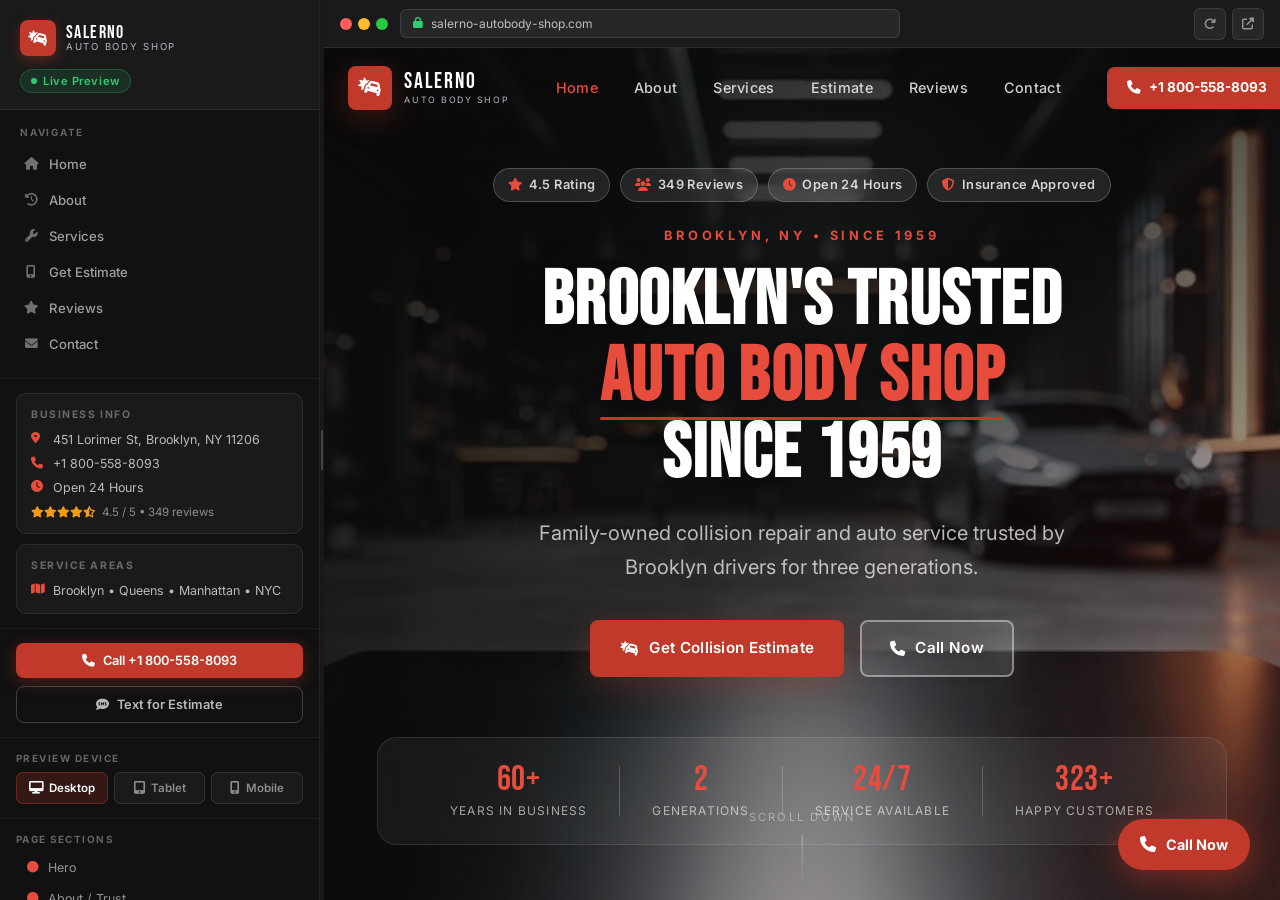
<file: preview.html>
<!DOCTYPE html>
<html lang="en">
<head>
  <meta charset="UTF-8" />
  <meta name="viewport" content="width=device-width, initial-scale=1.0" />
  <title>Salerno Auto Body Shop — Live Preview</title>
  <link href="https://fonts.googleapis.com/css2?family=Inter:wght@400;500;600;700&family=Bebas+Neue&display=swap" rel="stylesheet" />
  <link rel="stylesheet" href="https://cdnjs.cloudflare.com/ajax/libs/font-awesome/6.5.0/css/all.min.css" />
  <style>
    *, *::before, *::after { box-sizing: border-box; margin: 0; padding: 0; }

    :root {
      --black: #0a0a0a;
      --dark: #111111;
      --dark-2: #1a1a1a;
      --dark-3: #222222;
      --red: #c0392b;
      --red-light: #e74c3c;
      --silver: #b0b8c1;
      --white: #ffffff;
      --panel-width: 320px;
    }

    html, body {
      height: 100%;
      overflow: hidden;
      font-family: 'Inter', sans-serif;
      background: var(--black);
      color: var(--white);
    }

    /* ===== LAYOUT ===== */
    .app {
      display: flex;
      height: 100vh;
      width: 100vw;
      overflow: hidden;
    }

    /* ===== LEFT SIDEBAR PANEL ===== */
    .sidebar {
      width: var(--panel-width);
      min-width: var(--panel-width);
      background: var(--dark);
      border-right: 1px solid rgba(255,255,255,0.08);
      display: flex;
      flex-direction: column;
      overflow-y: auto;
      overflow-x: hidden;
      z-index: 10;
      scrollbar-width: thin;
      scrollbar-color: var(--red) var(--dark);
    }

    .sidebar::-webkit-scrollbar { width: 4px; }
    .sidebar::-webkit-scrollbar-track { background: var(--dark); }
    .sidebar::-webkit-scrollbar-thumb { background: var(--red); border-radius: 2px; }

    /* Sidebar Header */
    .sidebar-header {
      padding: 20px 20px 16px;
      border-bottom: 1px solid rgba(255,255,255,0.08);
      background: var(--dark-2);
      flex-shrink: 0;
    }

    .brand {
      display: flex;
      align-items: center;
      gap: 10px;
      margin-bottom: 12px;
    }

    .brand-icon {
      width: 36px;
      height: 36px;
      background: var(--red);
      border-radius: 8px;
      display: flex;
      align-items: center;
      justify-content: center;
      font-size: 1rem;
      color: var(--white);
      flex-shrink: 0;
      box-shadow: 0 4px 12px rgba(192,57,43,0.4);
    }

    .brand-text { display: flex; flex-direction: column; line-height: 1.1; }
    .brand-name {
      font-family: 'Bebas Neue', sans-serif;
      font-size: 1.1rem;
      letter-spacing: 0.08em;
      color: var(--white);
    }
    .brand-sub {
      font-size: 0.6rem;
      letter-spacing: 0.18em;
      color: var(--silver);
      text-transform: uppercase;
    }

    .status-badge {
      display: inline-flex;
      align-items: center;
      gap: 6px;
      background: rgba(39,174,96,0.15);
      border: 1px solid rgba(39,174,96,0.3);
      color: #2ecc71;
      padding: 4px 10px;
      border-radius: 20px;
      font-size: 0.7rem;
      font-weight: 600;
      letter-spacing: 0.05em;
    }

    .status-dot {
      width: 6px;
      height: 6px;
      background: #2ecc71;
      border-radius: 50%;
      animation: blink 1.5s ease-in-out infinite;
    }

    @keyframes blink {
      0%, 100% { opacity: 1; }
      50% { opacity: 0.3; }
    }

    /* Sidebar Nav */
    .sidebar-nav {
      padding: 16px 12px;
      border-bottom: 1px solid rgba(255,255,255,0.06);
      flex-shrink: 0;
    }

    .nav-label {
      font-size: 0.62rem;
      font-weight: 700;
      letter-spacing: 0.18em;
      text-transform: uppercase;
      color: rgba(255,255,255,0.35);
      padding: 0 8px;
      margin-bottom: 8px;
    }

    .nav-item {
      display: flex;
      align-items: center;
      gap: 10px;
      padding: 9px 10px;
      border-radius: 8px;
      cursor: pointer;
      transition: all 0.2s ease;
      font-size: 0.82rem;
      font-weight: 500;
      color: rgba(255,255,255,0.6);
      border: 1px solid transparent;
      text-decoration: none;
    }

    .nav-item i {
      width: 16px;
      text-align: center;
      font-size: 0.8rem;
      color: rgba(255,255,255,0.4);
      transition: all 0.2s;
    }

    .nav-item:hover {
      background: rgba(255,255,255,0.06);
      color: var(--white);
    }

    .nav-item:hover i { color: var(--red-light); }

    .nav-item.active {
      background: rgba(192,57,43,0.15);
      border-color: rgba(192,57,43,0.3);
      color: var(--white);
    }

    .nav-item.active i { color: var(--red-light); }

    /* Info Cards */
    .sidebar-info {
      padding: 14px 16px;
      border-bottom: 1px solid rgba(255,255,255,0.06);
      flex-shrink: 0;
    }

    .info-card {
      background: var(--dark-2);
      border: 1px solid rgba(255,255,255,0.08);
      border-radius: 10px;
      padding: 14px;
      margin-bottom: 10px;
    }

    .info-card:last-child { margin-bottom: 0; }

    .info-card-title {
      font-size: 0.65rem;
      font-weight: 700;
      letter-spacing: 0.15em;
      text-transform: uppercase;
      color: rgba(255,255,255,0.35);
      margin-bottom: 10px;
    }

    .info-row {
      display: flex;
      align-items: flex-start;
      gap: 8px;
      margin-bottom: 8px;
      font-size: 0.78rem;
    }

    .info-row:last-child { margin-bottom: 0; }

    .info-row i {
      color: var(--red-light);
      font-size: 0.75rem;
      width: 14px;
      margin-top: 1px;
      flex-shrink: 0;
    }

    .info-row span { color: rgba(255,255,255,0.7); line-height: 1.4; }
    .info-row a { color: rgba(255,255,255,0.7); text-decoration: none; }
    .info-row a:hover { color: var(--red-light); }

    /* Rating */
    .rating-row {
      display: flex;
      align-items: center;
      gap: 6px;
      margin-top: 8px;
    }

    .stars { color: #f39c12; font-size: 0.7rem; }
    .rating-text { font-size: 0.72rem; color: rgba(255,255,255,0.5); }

    /* CTA Buttons */
    .sidebar-ctas {
      padding: 14px 16px;
      display: flex;
      flex-direction: column;
      gap: 8px;
      border-bottom: 1px solid rgba(255,255,255,0.06);
      flex-shrink: 0;
    }

    .cta-btn {
      display: flex;
      align-items: center;
      justify-content: center;
      gap: 8px;
      padding: 10px 16px;
      border-radius: 8px;
      font-size: 0.8rem;
      font-weight: 600;
      cursor: pointer;
      transition: all 0.2s ease;
      text-decoration: none;
      border: none;
      font-family: 'Inter', sans-serif;
    }

    .cta-primary {
      background: var(--red);
      color: var(--white);
      box-shadow: 0 4px 16px rgba(192,57,43,0.35);
    }

    .cta-primary:hover {
      background: var(--red-light);
      transform: translateY(-1px);
      box-shadow: 0 6px 20px rgba(192,57,43,0.5);
    }

    .cta-outline {
      background: transparent;
      color: rgba(255,255,255,0.7);
      border: 1px solid rgba(255,255,255,0.2);
    }

    .cta-outline:hover {
      background: rgba(255,255,255,0.07);
      color: var(--white);
      border-color: rgba(255,255,255,0.4);
    }

    /* Device Switcher */
    .device-switcher {
      padding: 14px 16px;
      border-bottom: 1px solid rgba(255,255,255,0.06);
      flex-shrink: 0;
    }

    .device-label {
      font-size: 0.62rem;
      font-weight: 700;
      letter-spacing: 0.15em;
      text-transform: uppercase;
      color: rgba(255,255,255,0.35);
      margin-bottom: 8px;
    }

    .device-btns {
      display: flex;
      gap: 6px;
    }

    .device-btn {
      flex: 1;
      display: flex;
      align-items: center;
      justify-content: center;
      gap: 6px;
      padding: 8px 10px;
      border-radius: 7px;
      background: var(--dark-2);
      border: 1px solid rgba(255,255,255,0.1);
      color: rgba(255,255,255,0.5);
      font-size: 0.72rem;
      font-weight: 600;
      cursor: pointer;
      transition: all 0.2s;
      font-family: 'Inter', sans-serif;
    }

    .device-btn i { font-size: 0.8rem; }

    .device-btn:hover {
      background: rgba(255,255,255,0.07);
      color: var(--white);
    }

    .device-btn.active {
      background: rgba(192,57,43,0.2);
      border-color: rgba(192,57,43,0.4);
      color: var(--white);
    }

    /* Sections List */
    .sidebar-sections {
      padding: 14px 16px;
      flex: 1;
    }

    .sections-label {
      font-size: 0.62rem;
      font-weight: 700;
      letter-spacing: 0.15em;
      text-transform: uppercase;
      color: rgba(255,255,255,0.35);
      margin-bottom: 8px;
    }

    .section-chip {
      display: flex;
      align-items: center;
      gap: 8px;
      padding: 7px 10px;
      border-radius: 7px;
      cursor: pointer;
      font-size: 0.78rem;
      color: rgba(255,255,255,0.55);
      transition: all 0.2s;
      margin-bottom: 2px;
    }

    .section-chip i {
      font-size: 0.72rem;
      color: var(--red-light);
      width: 14px;
      text-align: center;
    }

    .section-chip:hover {
      background: rgba(255,255,255,0.05);
      color: var(--white);
    }

    /* ===== PREVIEW AREA ===== */
    .preview-area {
      flex: 1;
      display: flex;
      flex-direction: column;
      overflow: hidden;
      background: #0d0d0d;
    }

    /* Preview Toolbar */
    .preview-toolbar {
      height: 48px;
      background: var(--dark-2);
      border-bottom: 1px solid rgba(255,255,255,0.08);
      display: flex;
      align-items: center;
      padding: 0 16px;
      gap: 12px;
      flex-shrink: 0;
    }

    .toolbar-dots {
      display: flex;
      gap: 6px;
    }

    .dot {
      width: 12px;
      height: 12px;
      border-radius: 50%;
    }

    .dot-red { background: #ff5f57; }
    .dot-yellow { background: #febc2e; }
    .dot-green { background: #28c840; }

    .url-bar {
      flex: 1;
      background: rgba(255,255,255,0.06);
      border: 1px solid rgba(255,255,255,0.1);
      border-radius: 6px;
      padding: 6px 12px;
      display: flex;
      align-items: center;
      gap: 8px;
      font-size: 0.75rem;
      color: rgba(255,255,255,0.5);
      max-width: 500px;
    }

    .url-bar i { color: #2ecc71; font-size: 0.7rem; }
    .url-bar span { color: rgba(255,255,255,0.7); }

    .toolbar-actions {
      display: flex;
      gap: 6px;
      margin-left: auto;
    }

    .toolbar-btn {
      width: 32px;
      height: 32px;
      background: rgba(255,255,255,0.06);
      border: 1px solid rgba(255,255,255,0.1);
      border-radius: 6px;
      display: flex;
      align-items: center;
      justify-content: center;
      cursor: pointer;
      color: rgba(255,255,255,0.5);
      font-size: 0.75rem;
      transition: all 0.2s;
      font-family: 'Inter', sans-serif;
    }

    .toolbar-btn:hover {
      background: rgba(255,255,255,0.12);
      color: var(--white);
    }

    /* Preview Frame Container */
    .preview-frame-container {
      flex: 1;
      overflow: hidden;
      position: relative;
      display: flex;
      align-items: flex-start;
      justify-content: center;
      padding: 0;
      background: #0d0d0d;
      transition: all 0.4s ease;
    }

    .preview-frame-container.tablet {
      padding: 20px;
      background: #080808;
    }

    .preview-frame-container.mobile {
      padding: 20px;
      background: #080808;
    }

    /* Desktop frame */
    .frame-desktop {
      width: 100%;
      height: 100%;
    }

    /* Tablet frame */
    .frame-tablet {
      width: 768px;
      max-width: 100%;
      height: 100%;
      border-radius: 12px;
      overflow: hidden;
      box-shadow: 0 0 0 2px rgba(255,255,255,0.1), 0 20px 60px rgba(0,0,0,0.8);
    }

    /* Mobile frame */
    .frame-mobile-wrap {
      display: flex;
      flex-direction: column;
      align-items: center;
      height: 100%;
    }

    .frame-mobile {
      width: 375px;
      max-width: 100%;
      height: calc(100% - 0px);
      border-radius: 40px;
      overflow: hidden;
      box-shadow: 0 0 0 10px #1a1a1a, 0 0 0 12px #2a2a2a, 0 30px 80px rgba(0,0,0,0.9);
      position: relative;
    }

    .frame-mobile::before {
      content: '';
      position: absolute;
      top: 12px;
      left: 50%;
      transform: translateX(-50%);
      width: 80px;
      height: 6px;
      background: #2a2a2a;
      border-radius: 3px;
      z-index: 10;
      pointer-events: none;
    }

    .preview-iframe {
      width: 100%;
      height: 100%;
      border: none;
      display: block;
    }

    /* Scale for tablet/mobile */
    .preview-frame-container.tablet .preview-iframe {
      width: 100%;
      height: 100%;
    }

    /* Resize handle */
    .resize-handle {
      width: 4px;
      background: rgba(255,255,255,0.06);
      cursor: col-resize;
      transition: background 0.2s;
      flex-shrink: 0;
      position: relative;
    }

    .resize-handle:hover,
    .resize-handle.dragging {
      background: var(--red);
    }

    .resize-handle::after {
      content: '';
      position: absolute;
      top: 50%;
      left: 50%;
      transform: translate(-50%, -50%);
      width: 2px;
      height: 40px;
      background: rgba(255,255,255,0.2);
      border-radius: 1px;
    }

    /* Overlay when resizing */
    .resize-overlay {
      display: none;
      position: fixed;
      inset: 0;
      z-index: 9999;
      cursor: col-resize;
    }

    .resize-overlay.active { display: block; }

    /* Section highlight tooltip */
    .section-tooltip {
      position: fixed;
      background: var(--red);
      color: var(--white);
      padding: 4px 10px;
      border-radius: 4px;
      font-size: 0.72rem;
      font-weight: 600;
      pointer-events: none;
      z-index: 9998;
      opacity: 0;
      transition: opacity 0.2s;
    }

    /* Responsive */
    @media (max-width: 900px) {
      :root { --panel-width: 260px; }
    }

    @media (max-width: 700px) {
      .sidebar { display: none; }
      .resize-handle { display: none; }
    }
  </style>
</head>
<body>

<div class="resize-overlay" id="resizeOverlay"></div>

<div class="app" id="app">

  <!-- ===== LEFT SIDEBAR ===== -->
  <aside class="sidebar" id="sidebar">

    <!-- Header -->
    <div class="sidebar-header">
      <div class="brand">
        <div class="brand-icon"><i class="fas fa-car-crash"></i></div>
        <div class="brand-text">
          <span class="brand-name">SALERNO</span>
          <span class="brand-sub">Auto Body Shop</span>
        </div>
      </div>
      <div class="status-badge">
        <div class="status-dot"></div>
        Live Preview
      </div>
    </div>

    <!-- Navigation -->
    <div class="sidebar-nav">
      <div class="nav-label">Navigate</div>
      <a class="nav-item active" onclick="scrollTo('home')" href="#">
        <i class="fas fa-home"></i> Home
      </a>
      <a class="nav-item" onclick="scrollTo('about')" href="#">
        <i class="fas fa-history"></i> About
      </a>
      <a class="nav-item" onclick="scrollTo('services')" href="#">
        <i class="fas fa-wrench"></i> Services
      </a>
      <a class="nav-item" onclick="scrollTo('estimate')" href="#">
        <i class="fas fa-mobile-alt"></i> Get Estimate
      </a>
      <a class="nav-item" onclick="scrollTo('reviews')" href="#">
        <i class="fas fa-star"></i> Reviews
      </a>
      <a class="nav-item" onclick="scrollTo('contact')" href="#">
        <i class="fas fa-envelope"></i> Contact
      </a>
    </div>

    <!-- Business Info -->
    <div class="sidebar-info">
      <div class="info-card">
        <div class="info-card-title">Business Info</div>
        <div class="info-row">
          <i class="fas fa-map-marker-alt"></i>
          <span>451 Lorimer St, Brooklyn, NY 11206</span>
        </div>
        <div class="info-row">
          <i class="fas fa-phone"></i>
          <a href="tel:+18005588093">+1 800-558-8093</a>
        </div>
        <div class="info-row">
          <i class="fas fa-clock"></i>
          <span>Open 24 Hours</span>
        </div>
        <div class="rating-row">
          <div class="stars">
            <i class="fas fa-star"></i><i class="fas fa-star"></i><i class="fas fa-star"></i><i class="fas fa-star"></i><i class="fas fa-star-half-alt"></i>
          </div>
          <span class="rating-text">4.5 / 5 &bull; 349 reviews</span>
        </div>
      </div>
      <div class="info-card">
        <div class="info-card-title">Service Areas</div>
        <div class="info-row"><i class="fas fa-map"></i><span>Brooklyn &bull; Queens &bull; Manhattan &bull; NYC</span></div>
      </div>
    </div>

    <!-- CTA Buttons -->
    <div class="sidebar-ctas">
      <a href="tel:+18005588093" class="cta-btn cta-primary">
        <i class="fas fa-phone"></i> Call +1 800-558-8093
      </a>
      <a href="sms:+18005588093" class="cta-btn cta-outline">
        <i class="fas fa-sms"></i> Text for Estimate
      </a>
    </div>

    <!-- Device Switcher -->
    <div class="device-switcher">
      <div class="device-label">Preview Device</div>
      <div class="device-btns">
        <button class="device-btn active" id="btn-desktop" onclick="setDevice('desktop')">
          <i class="fas fa-desktop"></i> Desktop
        </button>
        <button class="device-btn" id="btn-tablet" onclick="setDevice('tablet')">
          <i class="fas fa-tablet-alt"></i> Tablet
        </button>
        <button class="device-btn" id="btn-mobile" onclick="setDevice('mobile')">
          <i class="fas fa-mobile-alt"></i> Mobile
        </button>
      </div>
    </div>

    <!-- Sections Quick Jump -->
    <div class="sidebar-sections">
      <div class="sections-label">Page Sections</div>
      <div class="section-chip" onclick="scrollTo('home')"><i class="fas fa-circle"></i> Hero</div>
      <div class="section-chip" onclick="scrollTo('about')"><i class="fas fa-circle"></i> About / Trust</div>
      <div class="section-chip" onclick="scrollTo('services')"><i class="fas fa-circle"></i> Services (6)</div>
      <div class="section-chip" onclick="scrollTo('estimate')"><i class="fas fa-circle"></i> Estimate by Text</div>
      <div class="section-chip" onclick="scrollTo('reviews')"><i class="fas fa-circle"></i> Reviews &amp; Video</div>
      <div class="section-chip" onclick="scrollTo('contact')"><i class="fas fa-circle"></i> Contact Form</div>
      <div class="section-chip" onclick="scrollTo('contact')"><i class="fas fa-circle"></i> Map &amp; Footer</div>
    </div>

  </aside>

  <!-- ===== RESIZE HANDLE ===== -->
  <div class="resize-handle" id="resizeHandle"></div>

  <!-- ===== PREVIEW AREA ===== -->
  <div class="preview-area">

    <!-- Toolbar -->
    <div class="preview-toolbar">
      <div class="toolbar-dots">
        <div class="dot dot-red"></div>
        <div class="dot dot-yellow"></div>
        <div class="dot dot-green"></div>
      </div>
      <div class="url-bar">
        <i class="fas fa-lock"></i>
        <span id="urlText">salerno-autobody-shop.com</span>
      </div>
      <div class="toolbar-actions">
        <button class="toolbar-btn" onclick="reloadFrame()" title="Reload">
          <i class="fas fa-redo"></i>
        </button>
        <button class="toolbar-btn" onclick="openFull()" title="Open Full Screen">
          <i class="fas fa-external-link-alt"></i>
        </button>
      </div>
    </div>

    <!-- Frame Container -->
    <div class="preview-frame-container" id="frameContainer">
      <iframe
        id="previewFrame"
        class="preview-iframe"
        src="index.html"
        title="Salerno Auto Body Shop Preview"
      ></iframe>
    </div>

  </div>
</div>

<script>
  const frame = document.getElementById('previewFrame');
  const container = document.getElementById('frameContainer');
  const sidebar = document.getElementById('sidebar');
  const resizeHandle = document.getElementById('resizeHandle');
  const resizeOverlay = document.getElementById('resizeOverlay');

  // ===== DEVICE SWITCHER =====
  function setDevice(device) {
    document.querySelectorAll('.device-btn').forEach(b => b.classList.remove('active'));
    document.getElementById('btn-' + device).classList.add('active');

    container.className = 'preview-frame-container ' + device;

    if (device === 'desktop') {
      container.innerHTML = `<iframe id="previewFrame" class="preview-iframe frame-desktop" src="index.html" title="Preview"></iframe>`;
    } else if (device === 'tablet') {
      container.innerHTML = `
        <div class="frame-tablet">
          <iframe id="previewFrame" class="preview-iframe" src="index.html" title="Preview"></iframe>
        </div>`;
    } else if (device === 'mobile') {
      container.innerHTML = `
        <div class="frame-mobile-wrap">
          <div class="frame-mobile">
            <iframe id="previewFrame" class="preview-iframe" src="index.html" title="Preview"></iframe>
          </div>
        </div>`;
    }
  }

  // ===== SCROLL TO SECTION =====
  function scrollTo(sectionId) {
    const iframe = document.getElementById('previewFrame');
    if (!iframe) return;
    try {
      const target = iframe.contentDocument.getElementById(sectionId);
      if (target) {
        target.scrollIntoView({ behavior: 'smooth', block: 'start' });
      }
    } catch(e) {
      // cross-origin fallback
      iframe.contentWindow.postMessage({ scrollTo: sectionId }, '*');
    }

    // Update active nav
    document.querySelectorAll('.nav-item').forEach(n => n.classList.remove('active'));
    const sectionMap = { home: 0, about: 1, services: 2, estimate: 3, reviews: 4, contact: 5 };
    const items = document.querySelectorAll('.nav-item');
    if (sectionMap[sectionId] !== undefined) {
      items[sectionMap[sectionId]].classList.add('active');
    }
    return false;
  }

  // ===== RELOAD =====
  function reloadFrame() {
    const iframe = document.getElementById('previewFrame');
    if (iframe) iframe.src = iframe.src;
  }

  // ===== OPEN FULL =====
  function openFull() {
    window.open('index.html', '_blank');
  }

  // ===== RESIZE HANDLE =====
  let isResizing = false;
  let startX = 0;
  let startWidth = 0;

  resizeHandle.addEventListener('mousedown', (e) => {
    isResizing = true;
    startX = e.clientX;
    startWidth = sidebar.offsetWidth;
    resizeHandle.classList.add('dragging');
    resizeOverlay.classList.add('active');
    document.body.style.userSelect = 'none';
  });

  document.addEventListener('mousemove', (e) => {
    if (!isResizing) return;
    const dx = e.clientX - startX;
    const newWidth = Math.min(Math.max(startWidth + dx, 200), 500);
    sidebar.style.width = newWidth + 'px';
    sidebar.style.minWidth = newWidth + 'px';
  });

  document.addEventListener('mouseup', () => {
    if (isResizing) {
      isResizing = false;
      resizeHandle.classList.remove('dragging');
      resizeOverlay.classList.remove('active');
      document.body.style.userSelect = '';
    }
  });

  // ===== ACTIVE NAV ON IFRAME SCROLL =====
  const sections = ['home', 'services', 'estimate', 'reviews', 'contact'];
  const navItems = document.querySelectorAll('.nav-item');

  try {
    document.getElementById('previewFrame').addEventListener('load', () => {
      const iframeDoc = document.getElementById('previewFrame').contentDocument;
      if (!iframeDoc) return;
      iframeDoc.addEventListener('scroll', () => {
        const scrollY = iframeDoc.documentElement.scrollTop;
        sections.forEach((id, i) => {
          const el = iframeDoc.getElementById(id);
          if (el && el.offsetTop <= scrollY + 200) {
            navItems.forEach(n => n.classList.remove('active'));
            if (navItems[i]) navItems[i].classList.add('active');
          }
        });
      });
    });
  } catch(e) {}
</script>
</body>
</html>
</file>
<file: style.css>
/* ============================================================
   SALERNO AUTO BODY SHOP — Premium Dark Automotive Theme
   ============================================================ */

/* ===== CSS VARIABLES ===== */
:root {
  --black: #0a0a0a;
  --dark: #111111;
  --dark-2: #1a1a1a;
  --dark-3: #222222;
  --dark-4: #2a2a2a;
  --red: #c0392b;
  --red-light: #e74c3c;
  --red-dark: #922b21;
  --silver: #b0b8c1;
  --silver-light: #d5dde5;
  --white: #ffffff;
  --white-80: rgba(255,255,255,0.8);
  --white-60: rgba(255,255,255,0.6);
  --white-40: rgba(255,255,255,0.4);
  --white-20: rgba(255,255,255,0.2);
  --white-10: rgba(255,255,255,0.1);
  --white-05: rgba(255,255,255,0.05);
  --red-glow: rgba(192,57,43,0.3);
  --font-main: 'Inter', sans-serif;
  --font-display: 'Bebas Neue', sans-serif;
  --transition: all 0.3s cubic-bezier(0.4, 0, 0.2, 1);
  --transition-slow: all 0.6s cubic-bezier(0.4, 0, 0.2, 1);
  --shadow-sm: 0 2px 8px rgba(0,0,0,0.4);
  --shadow-md: 0 8px 32px rgba(0,0,0,0.5);
  --shadow-lg: 0 20px 60px rgba(0,0,0,0.6);
  --shadow-red: 0 8px 32px rgba(192,57,43,0.3);
  --radius: 12px;
  --radius-lg: 20px;
  --nav-height: 80px;
}

/* ===== RESET & BASE ===== */
*, *::before, *::after { box-sizing: border-box; margin: 0; padding: 0; }

html {
  scroll-behavior: smooth;
  font-size: 16px;
}

body {
  font-family: var(--font-main);
  background-color: var(--black);
  color: var(--white);
  line-height: 1.6;
  overflow-x: hidden;
}

img { max-width: 100%; height: auto; display: block; }
a { text-decoration: none; color: inherit; }
ul { list-style: none; }
button { cursor: pointer; border: none; background: none; font-family: inherit; }

.container {
  max-width: 1200px;
  margin: 0 auto;
  padding: 0 24px;
}

/* ===== TYPOGRAPHY ===== */
.section-eyebrow {
  font-size: 0.75rem;
  font-weight: 700;
  letter-spacing: 0.25em;
  text-transform: uppercase;
  color: var(--red-light);
  margin-bottom: 12px;
  display: block;
}

.section-title {
  font-family: var(--font-display);
  font-size: clamp(2rem, 5vw, 3.5rem);
  line-height: 1.1;
  color: var(--white);
  letter-spacing: 0.02em;
  margin-bottom: 16px;
}

.text-accent { color: var(--red-light); }

.section-desc {
  color: var(--white-60);
  font-size: 1.05rem;
  max-width: 600px;
}

.section-header {
  text-align: center;
  margin-bottom: 60px;
}

.section-header .section-desc {
  margin: 0 auto;
}

.mt-4 { margin-top: 24px; }

/* ===== BUTTONS ===== */
.btn {
  display: inline-flex;
  align-items: center;
  gap: 10px;
  padding: 14px 28px;
  border-radius: 8px;
  font-size: 0.95rem;
  font-weight: 600;
  letter-spacing: 0.02em;
  transition: var(--transition);
  cursor: pointer;
  border: 2px solid transparent;
  white-space: nowrap;
}

.btn-primary {
  background: var(--red);
  color: var(--white);
  border-color: var(--red);
  box-shadow: var(--shadow-red);
}

.btn-primary:hover {
  background: var(--red-light);
  border-color: var(--red-light);
  transform: translateY(-2px);
  box-shadow: 0 12px 40px rgba(192,57,43,0.5);
}

.btn-secondary {
  background: var(--white-10);
  color: var(--white);
  border-color: var(--white-40);
  backdrop-filter: blur(10px);
}

.btn-secondary:hover {
  background: var(--white-20);
  border-color: var(--white);
  transform: translateY(-2px);
}

.btn-outline {
  background: transparent;
  color: var(--white);
  border-color: var(--white-40);
}

.btn-outline:hover {
  background: var(--white-10);
  border-color: var(--white);
  transform: translateY(-2px);
}

.btn-large {
  padding: 18px 40px;
  font-size: 1.05rem;
}

.btn-full { width: 100%; justify-content: center; }

/* ===== FLOATING CALL BUTTON ===== */
.floating-call {
  position: fixed;
  bottom: 30px;
  right: 30px;
  z-index: 9999;
  background: var(--red);
  color: var(--white);
  display: flex;
  align-items: center;
  gap: 10px;
  padding: 14px 22px;
  border-radius: 50px;
  font-size: 0.9rem;
  font-weight: 700;
  box-shadow: 0 8px 30px rgba(192,57,43,0.5);
  transition: var(--transition);
  animation: pulse-float 2s infinite;
}

.floating-call:hover {
  background: var(--red-light);
  transform: translateY(-3px) scale(1.05);
  box-shadow: 0 12px 40px rgba(192,57,43,0.7);
}

.floating-call i { font-size: 1rem; }

@keyframes pulse-float {
  0%, 100% { box-shadow: 0 8px 30px rgba(192,57,43,0.5); }
  50% { box-shadow: 0 8px 40px rgba(192,57,43,0.8), 0 0 0 8px rgba(192,57,43,0.1); }
}

/* ===== NAVBAR ===== */
.navbar {
  position: fixed;
  top: 0;
  left: 0;
  right: 0;
  z-index: 1000;
  height: var(--nav-height);
  transition: var(--transition);
  padding: 0;
}

.navbar.scrolled {
  background: rgba(10,10,10,0.95);
  backdrop-filter: blur(20px);
  border-bottom: 1px solid var(--white-10);
  box-shadow: 0 4px 30px rgba(0,0,0,0.5);
}

.nav-container {
  max-width: 1300px;
  margin: 0 auto;
  padding: 0 24px;
  height: 100%;
  display: flex;
  align-items: center;
  gap: 32px;
}

.nav-logo {
  display: flex;
  align-items: center;
  gap: 12px;
  text-decoration: none;
  flex-shrink: 0;
}

.logo-icon {
  width: 44px;
  height: 44px;
  background: var(--red);
  border-radius: 8px;
  display: flex;
  align-items: center;
  justify-content: center;
  font-size: 1.2rem;
  color: var(--white);
  box-shadow: var(--shadow-red);
}

.logo-text {
  display: flex;
  flex-direction: column;
  line-height: 1;
}

.logo-name {
  font-family: var(--font-display);
  font-size: 1.4rem;
  letter-spacing: 0.08em;
  color: var(--white);
}

.logo-sub {
  font-size: 0.55rem;
  letter-spacing: 0.2em;
  color: var(--silver);
  text-transform: uppercase;
  margin-top: 2px;
}

.nav-links {
  display: flex;
  align-items: center;
  gap: 8px;
  margin-left: auto;
}

.nav-links a {
  color: var(--white-80);
  font-size: 0.9rem;
  font-weight: 500;
  padding: 8px 14px;
  border-radius: 6px;
  transition: var(--transition);
  letter-spacing: 0.02em;
}

.nav-links a:hover {
  color: var(--white);
  background: var(--white-10);
}

.nav-cta {
  display: flex;
  align-items: center;
  gap: 8px;
  background: var(--red);
  color: var(--white);
  padding: 10px 20px;
  border-radius: 8px;
  font-size: 0.85rem;
  font-weight: 700;
  transition: var(--transition);
  white-space: nowrap;
  flex-shrink: 0;
}

.nav-cta:hover {
  background: var(--red-light);
  transform: translateY(-1px);
}

.nav-toggle {
  display: none;
  flex-direction: column;
  gap: 5px;
  padding: 8px;
  margin-left: auto;
}

.nav-toggle span {
  display: block;
  width: 24px;
  height: 2px;
  background: var(--white);
  border-radius: 2px;
  transition: var(--transition);
}

/* ===== HERO SECTION ===== */
.hero {
  position: relative;
  min-height: 100vh;
  display: flex;
  align-items: center;
  justify-content: center;
  overflow: hidden;
  padding: calc(var(--nav-height) + 40px) 24px 80px;
}

.hero-bg {
  position: absolute;
  inset: 0;
  background: 
    url('hero-bg.jpg') center/cover no-repeat;
  z-index: 0;
}

.hero-overlay {
  position: absolute;
  inset: 0;
  background: linear-gradient(
    135deg,
    rgba(10,10,10,0.92) 0%,
    rgba(10,10,10,0.75) 50%,
    rgba(192,57,43,0.15) 100%
  );
}

.hero-particles {
  position: absolute;
  inset: 0;
  overflow: hidden;
}

.particle {
  position: absolute;
  width: 2px;
  height: 2px;
  background: var(--red-light);
  border-radius: 50%;
  opacity: 0;
  animation: particle-float linear infinite;
}

@keyframes particle-float {
  0% { transform: translateY(100vh) scale(0); opacity: 0; }
  10% { opacity: 1; }
  90% { opacity: 0.5; }
  100% { transform: translateY(-100px) scale(1); opacity: 0; }
}

.hero-content {
  position: relative;
  z-index: 2;
  max-width: 900px;
  text-align: center;
}

.hero-badge-row {
  display: flex;
  flex-wrap: wrap;
  justify-content: center;
  gap: 10px;
  margin-bottom: 24px;
}

.hero-badge {
  display: inline-flex;
  align-items: center;
  gap: 6px;
  background: var(--white-10);
  backdrop-filter: blur(10px);
  border: 1px solid var(--white-20);
  color: var(--white-80);
  padding: 6px 14px;
  border-radius: 50px;
  font-size: 0.8rem;
  font-weight: 600;
  letter-spacing: 0.03em;
}

.hero-badge i { color: var(--red-light); }

.hero-eyebrow {
  font-size: 0.8rem;
  font-weight: 700;
  letter-spacing: 0.3em;
  text-transform: uppercase;
  color: var(--red-light);
  margin-bottom: 16px;
}

.hero-title {
  font-family: var(--font-display);
  font-size: clamp(3rem, 8vw, 6rem);
  line-height: 1.0;
  letter-spacing: 0.02em;
  color: var(--white);
  margin-bottom: 24px;
  text-shadow: 0 4px 30px rgba(0,0,0,0.5);
  animation: hero-title-in 1s ease-out both;
}

.hero-title-accent {
  color: var(--red-light);
  display: inline-block;
  position: relative;
}

.hero-title-accent::after {
  content: '';
  position: absolute;
  bottom: -4px;
  left: 0;
  right: 0;
  height: 3px;
  background: var(--red);
  border-radius: 2px;
}

@keyframes hero-title-in {
  from { opacity: 0; transform: translateY(30px); }
  to { opacity: 1; transform: translateY(0); }
}

.hero-subtitle {
  font-size: clamp(1rem, 2.5vw, 1.25rem);
  color: var(--white-70, rgba(255,255,255,0.7));
  max-width: 600px;
  margin: 0 auto 36px;
  line-height: 1.7;
  animation: hero-sub-in 1s ease-out 0.2s both;
}

@keyframes hero-sub-in {
  from { opacity: 0; transform: translateY(20px); }
  to { opacity: 1; transform: translateY(0); }
}

.hero-ctas {
  display: flex;
  flex-wrap: wrap;
  justify-content: center;
  gap: 16px;
  margin-bottom: 60px;
  animation: hero-cta-in 1s ease-out 0.4s both;
}

@keyframes hero-cta-in {
  from { opacity: 0; transform: translateY(20px); }
  to { opacity: 1; transform: translateY(0); }
}

.hero-stats {
  display: flex;
  flex-wrap: wrap;
  justify-content: center;
  align-items: center;
  gap: 0;
  background: var(--white-05);
  backdrop-filter: blur(20px);
  border: 1px solid var(--white-10);
  border-radius: var(--radius-lg);
  padding: 24px 40px;
  animation: hero-stats-in 1s ease-out 0.6s both;
}

@keyframes hero-stats-in {
  from { opacity: 0; transform: translateY(20px); }
  to { opacity: 1; transform: translateY(0); }
}

.hero-stat {
  display: flex;
  flex-direction: column;
  align-items: center;
  padding: 0 32px;
}

.stat-num {
  font-family: var(--font-display);
  font-size: 2.2rem;
  color: var(--red-light);
  line-height: 1;
  letter-spacing: 0.02em;
}

.stat-label {
  font-size: 0.75rem;
  color: var(--white-60);
  text-transform: uppercase;
  letter-spacing: 0.1em;
  margin-top: 4px;
}

.hero-stat-divider {
  width: 1px;
  height: 50px;
  background: var(--white-20);
}

.hero-scroll {
  position: absolute;
  bottom: 40px;
  left: 50%;
  transform: translateX(-50%);
  display: flex;
  flex-direction: column;
  align-items: center;
  gap: 8px;
  z-index: 2;
}

.hero-scroll span {
  font-size: 0.7rem;
  letter-spacing: 0.2em;
  text-transform: uppercase;
  color: var(--white-40);
}

.scroll-line {
  width: 1px;
  height: 50px;
  background: linear-gradient(to bottom, var(--white-40), transparent);
  animation: scroll-line 2s ease-in-out infinite;
}

@keyframes scroll-line {
  0%, 100% { transform: scaleY(1); opacity: 1; }
  50% { transform: scaleY(0.5); opacity: 0.5; }
}

/* ===== TRUST STRIP ===== */
.trust-strip {
  background: var(--dark-2);
  border-top: 1px solid var(--white-10);
  border-bottom: 1px solid var(--white-10);
  padding: 40px 0;
}

.trust-items {
  display: grid;
  grid-template-columns: repeat(4, 1fr);
  gap: 32px;
}

.trust-item {
  display: flex;
  align-items: center;
  gap: 16px;
}

.trust-item i {
  font-size: 2rem;
  color: var(--red-light);
  flex-shrink: 0;
  width: 48px;
  text-align: center;
}

.trust-item div {
  display: flex;
  flex-direction: column;
}

.trust-item strong {
  font-size: 0.95rem;
  font-weight: 700;
  color: var(--white);
  margin-bottom: 2px;
}

.trust-item span {
  font-size: 0.8rem;
  color: var(--white-60);
}

/* ===== ABOUT SECTION ===== */
.about-section {
  padding: 100px 0;
  background: var(--dark);
}

.about-grid {
  display: grid;
  grid-template-columns: 1fr 1fr;
  gap: 80px;
  align-items: center;
}

.about-img-wrap {
  position: relative;
  border-radius: var(--radius-lg);
  overflow: hidden;
}

.about-img {
  width: 100%;
  height: 500px;
  object-fit: cover;
  border-radius: var(--radius-lg);
  filter: brightness(0.85);
  transition: var(--transition-slow);
}

.about-img-wrap:hover .about-img {
  filter: brightness(1);
  transform: scale(1.02);
}

.about-img-badge {
  position: absolute;
  bottom: 24px;
  left: 24px;
  background: var(--red);
  color: var(--white);
  padding: 12px 20px;
  border-radius: var(--radius);
  text-align: center;
  box-shadow: var(--shadow-red);
}

.badge-year {
  display: block;
  font-family: var(--font-display);
  font-size: 2.5rem;
  line-height: 1;
  letter-spacing: 0.05em;
}

.badge-label {
  font-size: 0.7rem;
  letter-spacing: 0.2em;
  text-transform: uppercase;
  opacity: 0.8;
}

.about-desc {
  color: var(--white-60);
  margin-bottom: 20px;
  font-size: 1rem;
  line-height: 1.8;
}

.about-features {
  display: grid;
  grid-template-columns: 1fr 1fr;
  gap: 12px;
  margin: 28px 0;
}

.about-feature {
  display: flex;
  align-items: center;
  gap: 10px;
  font-size: 0.9rem;
  color: var(--white-80);
}

.about-feature i {
  color: var(--red-light);
  font-size: 0.9rem;
}

/* ===== SERVICES SECTION ===== */
.services-section {
  padding: 100px 0;
  background: var(--black);
  position: relative;
}

.services-section::before {
  content: '';
  position: absolute;
  top: 0;
  left: 0;
  right: 0;
  height: 1px;
  background: linear-gradient(90deg, transparent, var(--red), transparent);
}

.services-grid {
  display: grid;
  grid-template-columns: repeat(3, 1fr);
  gap: 24px;
}

.service-card {
  background: var(--dark-2);
  border: 1px solid var(--white-10);
  border-radius: var(--radius-lg);
  padding: 36px 28px;
  transition: var(--transition);
  position: relative;
  overflow: hidden;
}

.service-card::before {
  content: '';
  position: absolute;
  top: 0;
  left: 0;
  right: 0;
  height: 3px;
  background: var(--red);
  transform: scaleX(0);
  transition: var(--transition);
}

.service-card:hover {
  border-color: var(--red);
  transform: translateY(-8px);
  box-shadow: var(--shadow-lg), 0 0 0 1px var(--red);
  background: var(--dark-3);
}

.service-card:hover::before {
  transform: scaleX(1);
}

.service-icon-wrap {
  width: 64px;
  height: 64px;
  background: var(--red-glow);
  border: 1px solid rgba(192,57,43,0.3);
  border-radius: 14px;
  display: flex;
  align-items: center;
  justify-content: center;
  margin-bottom: 24px;
  transition: var(--transition);
}

.service-card:hover .service-icon-wrap {
  background: var(--red);
  border-color: var(--red);
  box-shadow: var(--shadow-red);
}

.service-icon-wrap i {
  font-size: 1.6rem;
  color: var(--red-light);
  transition: var(--transition);
}

.service-card:hover .service-icon-wrap i {
  color: var(--white);
}

.service-title {
  font-size: 1.2rem;
  font-weight: 700;
  color: var(--white);
  margin-bottom: 12px;
}

.service-desc {
  font-size: 0.9rem;
  color: var(--white-60);
  margin-bottom: 20px;
  line-height: 1.7;
}

.service-list {
  margin-bottom: 24px;
}

.service-list li {
  display: flex;
  align-items: center;
  gap: 10px;
  font-size: 0.85rem;
  color: var(--white-70, rgba(255,255,255,0.7));
  padding: 6px 0;
  border-bottom: 1px solid var(--white-05);
}

.service-list li:last-child { border-bottom: none; }

.service-list i {
  color: var(--red-light);
  font-size: 0.7rem;
}

.service-link {
  display: inline-flex;
  align-items: center;
  gap: 8px;
  color: var(--red-light);
  font-size: 0.85rem;
  font-weight: 600;
  letter-spacing: 0.03em;
  transition: var(--transition);
}

.service-link:hover {
  gap: 12px;
  color: var(--white);
}

/* ===== ESTIMATE SECTION ===== */
.estimate-section {
  padding: 100px 0;
  background: var(--dark-2);
  position: relative;
  overflow: hidden;
  text-align: center;
}

.estimate-bg-overlay {
  position: absolute;
  inset: 0;
  background: 
    radial-gradient(ellipse at center, rgba(192,57,43,0.15) 0%, transparent 70%);
  pointer-events: none;
}

.estimate-inner {
  position: relative;
  z-index: 1;
  max-width: 700px;
  margin: 0 auto;
}

.estimate-icon-large {
  width: 80px;
  height: 80px;
  background: var(--red);
  border-radius: 50%;
  display: flex;
  align-items: center;
  justify-content: center;
  margin: 0 auto 24px;
  font-size: 2rem;
  color: var(--white);
  box-shadow: 0 0 40px rgba(192,57,43,0.5);
  animation: icon-pulse 3s ease-in-out infinite;
}

@keyframes icon-pulse {
  0%, 100% { box-shadow: 0 0 40px rgba(192,57,43,0.5); }
  50% { box-shadow: 0 0 60px rgba(192,57,43,0.8); }
}

.estimate-desc {
  color: var(--white-60);
  font-size: 1.1rem;
  margin-bottom: 40px;
  line-height: 1.7;
}

.estimate-steps {
  display: flex;
  align-items: center;
  justify-content: center;
  gap: 16px;
  flex-wrap: wrap;
  margin-bottom: 40px;
}

.estimate-step {
  display: flex;
  flex-direction: column;
  align-items: center;
  gap: 8px;
}

.step-num {
  font-family: var(--font-display);
  font-size: 2rem;
  color: var(--red-light);
  line-height: 1;
}

.step-text {
  font-size: 0.85rem;
  color: var(--white-60);
  text-align: center;
  max-width: 120px;
}

.estimate-arrow {
  color: var(--white-30, rgba(255,255,255,0.3));
  font-size: 1.2rem;
}

.estimate-phone-display {
  display: inline-flex;
  align-items: center;
  gap: 14px;
  background: var(--dark-4);
  border: 1px solid var(--white-20);
  border-radius: 50px;
  padding: 14px 32px;
  margin-bottom: 32px;
  font-family: var(--font-display);
  font-size: 1.8rem;
  letter-spacing: 0.05em;
  color: var(--white);
}

.estimate-phone-display i {
  color: var(--red-light);
}

/* ===== VIDEO SECTION ===== */
.video-section {
  padding: 100px 0;
  background: var(--black);
}

.video-wrapper {
  position: relative;
  padding-bottom: 56.25%;
  height: 0;
  border-radius: var(--radius-lg);
  overflow: hidden;
  box-shadow: var(--shadow-lg);
  border: 1px solid var(--white-10);
}

.video-wrapper iframe {
  position: absolute;
  top: 0;
  left: 0;
  width: 100%;
  height: 100%;
}

/* ===== REVIEWS SECTION ===== */
.reviews-section {
  padding: 100px 0;
  background: var(--dark);
}

.rating-summary {
  display: flex;
  align-items: center;
  justify-content: center;
  gap: 12px;
  margin-top: 16px;
}

.rating-stars { color: #f39c12; font-size: 1.3rem; }

.rating-score {
  font-family: var(--font-display);
  font-size: 2rem;
  color: var(--white);
  line-height: 1;
}

.rating-count {
  color: var(--white-60);
  font-size: 0.9rem;
}

.reviews-grid {
  display: grid;
  grid-template-columns: repeat(3, 1fr);
  gap: 24px;
  margin-bottom: 40px;
}

.review-card {
  background: var(--dark-2);
  border: 1px solid var(--white-10);
  border-radius: var(--radius-lg);
  padding: 28px;
  transition: var(--transition);
  position: relative;
}

.review-card::before {
  content: '\201C';
  position: absolute;
  top: 16px;
  right: 24px;
  font-size: 5rem;
  color: var(--red);
  opacity: 0.15;
  font-family: Georgia, serif;
  line-height: 1;
}

.review-card:hover {
  border-color: var(--red);
  transform: translateY(-4px);
  box-shadow: var(--shadow-md);
}

.review-header {
  display: flex;
  align-items: center;
  gap: 14px;
  margin-bottom: 16px;
}

.reviewer-avatar {
  width: 46px;
  height: 46px;
  background: var(--red);
  border-radius: 50%;
  display: flex;
  align-items: center;
  justify-content: center;
  font-size: 1.1rem;
  font-weight: 700;
  color: var(--white);
  flex-shrink: 0;
}

.reviewer-info {
  display: flex;
  flex-direction: column;
  flex: 1;
}

.reviewer-info strong {
  font-size: 0.95rem;
  color: var(--white);
}

.reviewer-info span {
  font-size: 0.8rem;
  color: var(--white-50, rgba(255,255,255,0.5));
}

.review-stars {
  color: #f39c12;
  font-size: 0.8rem;
}

.review-text {
  font-size: 0.9rem;
  color: var(--white-70, rgba(255,255,255,0.7));
  line-height: 1.7;
  margin-bottom: 16px;
  font-style: italic;
}

.review-footer {
  display: flex;
  align-items: center;
  gap: 8px;
  font-size: 0.8rem;
  color: var(--white-40);
}

.review-footer i { color: #4285f4; }

.reviews-cta { text-align: center; }

/* ===== FAQ SECTION ===== */
.faq-section {
  padding: 100px 0;
  background: var(--black);
}

.faq-grid {
  max-width: 800px;
  margin: 0 auto;
  display: flex;
  flex-direction: column;
  gap: 12px;
}

.faq-item {
  background: var(--dark-2);
  border: 1px solid var(--white-10);
  border-radius: var(--radius);
  overflow: hidden;
  transition: var(--transition);
}

.faq-item.active {
  border-color: var(--red);
}

.faq-question {
  width: 100%;
  display: flex;
  align-items: center;
  justify-content: space-between;
  gap: 16px;
  padding: 22px 24px;
  text-align: left;
  color: var(--white);
  font-size: 0.95rem;
  font-weight: 600;
  transition: var(--transition);
}

.faq-question:hover { color: var(--red-light); }

.faq-icon {
  color: var(--red-light);
  font-size: 0.9rem;
  flex-shrink: 0;
  transition: var(--transition);
}

.faq-item.active .faq-icon {
  transform: rotate(45deg);
}

.faq-answer {
  max-height: 0;
  overflow: hidden;
  transition: max-height 0.4s ease, padding 0.3s ease;
}

.faq-answer.open {
  max-height: 300px;
}

.faq-answer p {
  padding: 0 24px 22px;
  color: var(--white-60);
  font-size: 0.9rem;
  line-height: 1.7;
}

/* ===== CONTACT SECTION ===== */
.contact-section {
  padding: 100px 0;
  background: var(--dark-2);
}

.contact-grid {
  display: grid;
  grid-template-columns: 1.2fr 1fr;
  gap: 60px;
  align-items: start;
}

.contact-form {
  display: flex;
  flex-direction: column;
  gap: 20px;
}

.form-row {
  display: grid;
  grid-template-columns: 1fr 1fr;
  gap: 20px;
}

.form-group {
  display: flex;
  flex-direction: column;
  gap: 8px;
}

.form-group label {
  font-size: 0.85rem;
  font-weight: 600;
  color: var(--white-80);
  letter-spacing: 0.03em;
}

.form-group input,
.form-group select,
.form-group textarea {
  background: var(--dark-4);
  border: 1px solid var(--white-20);
  border-radius: 8px;
  padding: 14px 16px;
  color: var(--white);
  font-size: 0.95rem;
  font-family: var(--font-main);
  transition: var(--transition);
  outline: none;
}

.form-group input::placeholder,
.form-group textarea::placeholder {
  color: var(--white-30, rgba(255,255,255,0.3));
}

.form-group select option {
  background: var(--dark-3);
  color: var(--white);
}

.form-group input:focus,
.form-group select:focus,
.form-group textarea:focus {
  border-color: var(--red);
  box-shadow: 0 0 0 3px rgba(192,57,43,0.2);
}

.form-group textarea { resize: vertical; min-height: 120px; }

.contact-info-card {
  background: var(--dark-3);
  border: 1px solid var(--white-10);
  border-radius: var(--radius-lg);
  padding: 36px;
}

.contact-info-card h3 {
  font-family: var(--font-display);
  font-size: 1.8rem;
  color: var(--white);
  margin-bottom: 28px;
  letter-spacing: 0.03em;
}

.info-item {
  display: flex;
  align-items: flex-start;
  gap: 16px;
  margin-bottom: 24px;
  padding-bottom: 24px;
  border-bottom: 1px solid var(--white-10);
}

.info-item:last-of-type {
  border-bottom: none;
  margin-bottom: 28px;
}

.info-item i {
  color: var(--red-light);
  font-size: 1.1rem;
  width: 20px;
  margin-top: 2px;
  flex-shrink: 0;
}

.info-item div {
  display: flex;
  flex-direction: column;
  gap: 4px;
}

.info-item strong {
  font-size: 0.8rem;
  font-weight: 700;
  text-transform: uppercase;
  letter-spacing: 0.1em;
  color: var(--white-60);
}

.info-item span,
.info-item a {
  font-size: 0.95rem;
  color: var(--white);
}

.info-item a:hover { color: var(--red-light); }

.contact-actions {
  display: flex;
  gap: 12px;
}

/* ===== MAP SECTION ===== */
.map-section {
  background: var(--black);
}

.map-header {
  padding: 80px 0 40px;
  text-align: center;
}

.map-wrapper {
  border-top: 1px solid var(--white-10);
}

.map-wrapper iframe {
  display: block;
  filter: grayscale(100%) invert(92%) contrast(83%) brightness(0.8);
}

/* ===== FOOTER ===== */
.footer {
  background: var(--dark);
  border-top: 1px solid var(--white-10);
}

.footer-top {
  padding: 80px 0 60px;
}

.footer-grid {
  display: grid;
  grid-template-columns: 2fr 1fr 1fr 1.5fr;
  gap: 60px;
}

.footer-logo {
  margin-bottom: 20px;
  display: inline-flex;
}

.footer-tagline {
  color: var(--white-50, rgba(255,255,255,0.5));
  font-size: 0.9rem;
  line-height: 1.7;
  margin-bottom: 28px;
  max-width: 300px;
}

.footer-social {
  display: flex;
  gap: 12px;
}

.social-icon {
  width: 40px;
  height: 40px;
  background: var(--white-10);
  border: 1px solid var(--white-20);
  border-radius: 8px;
  display: flex;
  align-items: center;
  justify-content: center;
  color: var(--white-60);
  font-size: 0.9rem;
  transition: var(--transition);
}

.social-icon:hover {
  background: var(--red);
  border-color: var(--red);
  color: var(--white);
  transform: translateY(-3px);
}

.footer-links-col h4,
.footer-contact-col h4 {
  font-size: 0.8rem;
  font-weight: 700;
  letter-spacing: 0.15em;
  text-transform: uppercase;
  color: var(--white-60);
  margin-bottom: 20px;
}

.footer-links-col ul {
  display: flex;
  flex-direction: column;
  gap: 10px;
}

.footer-links-col a {
  color: var(--white-60);
  font-size: 0.9rem;
  transition: var(--transition);
}

.footer-links-col a:hover {
  color: var(--red-light);
  padding-left: 4px;
}

.footer-info-item {
  display: flex;
  align-items: flex-start;
  gap: 12px;
  margin-bottom: 16px;
  color: var(--white-60);
  font-size: 0.9rem;
}

.footer-info-item i {
  color: var(--red-light);
  width: 16px;
  margin-top: 2px;
  flex-shrink: 0;
}

.footer-info-item a {
  color: var(--white-60);
  transition: var(--transition);
}

.footer-info-item a:hover { color: var(--red-light); }

.footer-rating {
  display: flex;
  align-items: center;
  gap: 10px;
  margin-top: 20px;
  padding-top: 20px;
  border-top: 1px solid var(--white-10);
}

.footer-stars { color: #f39c12; font-size: 0.85rem; }

.footer-rating span {
  font-size: 0.8rem;
  color: var(--white-50, rgba(255,255,255,0.5));
}

.footer-bottom {
  padding: 24px 0;
  border-top: 1px solid var(--white-10);
  text-align: center;
}

.footer-bottom p {
  color: var(--white-40);
  font-size: 0.82rem;
  margin-bottom: 4px;
}

.footer-service-areas {
  color: var(--white-30, rgba(255,255,255,0.3)) !important;
  font-size: 0.78rem !important;
}

/* ===== SCROLL REVEAL ANIMATIONS ===== */
.reveal {
  opacity: 0;
  transform: translateY(40px);
  transition: opacity 0.7s ease, transform 0.7s ease;
}

.reveal.visible {
  opacity: 1;
  transform: translateY(0);
}

/* ===== FORM SUCCESS MESSAGE ===== */
.form-success {
  display: none;
  background: rgba(39, 174, 96, 0.15);
  border: 1px solid rgba(39, 174, 96, 0.4);
  border-radius: var(--radius);
  padding: 16px 20px;
  color: #2ecc71;
  font-size: 0.95rem;
  text-align: center;
}

/* ===== MOBILE RESPONSIVE ===== */
@media (max-width: 1024px) {
  .trust-items {
    grid-template-columns: repeat(2, 1fr);
  }
  .about-grid {
    grid-template-columns: 1fr;
    gap: 48px;
  }
  .about-img { height: 350px; }
  .services-grid {
    grid-template-columns: repeat(2, 1fr);
  }
  .footer-grid {
    grid-template-columns: 1fr 1fr;
    gap: 40px;
  }
  .contact-grid {
    grid-template-columns: 1fr;
    gap: 40px;
  }
}

@media (max-width: 768px) {
  :root { --nav-height: 70px; }

  .nav-links,
  .nav-cta {
    display: none;
  }

  .nav-links.open {
    display: flex;
    flex-direction: column;
    position: fixed;
    top: var(--nav-height);
    left: 0;
    right: 0;
    background: rgba(10,10,10,0.98);
    backdrop-filter: blur(20px);
    padding: 20px 24px 32px;
    gap: 4px;
    border-bottom: 1px solid var(--white-10);
  }

  .nav-links.open a {
    padding: 14px 16px;
    border-radius: 8px;
    font-size: 1rem;
  }

  .nav-toggle { display: flex; }

  .hero-title { font-size: clamp(2.5rem, 10vw, 4rem); }
  .hero-stats { padding: 20px 24px; }
  .hero-stat { padding: 0 16px; }
  .stat-num { font-size: 1.6rem; }

  .trust-items { grid-template-columns: 1fr; gap: 20px; }

  .services-grid { grid-template-columns: 1fr; }

  .reviews-grid { grid-template-columns: 1fr; }

  .form-row { grid-template-columns: 1fr; }

  .footer-grid {
    grid-template-columns: 1fr;
    gap: 32px;
  }

  .estimate-steps { flex-direction: column; }
  .estimate-arrow { transform: rotate(90deg); }

  .floating-call { bottom: 20px; right: 16px; padding: 12px 18px; }

  .hero-stats {
    flex-direction: column;
    gap: 16px;
  }
  .hero-stat-divider {
    width: 60px;
    height: 1px;
  }

  .contact-actions { flex-direction: column; }

  .about-features { grid-template-columns: 1fr; }
}

@media (max-width: 480px) {
  .hero-badge-row { gap: 6px; }
  .hero-badge { font-size: 0.72rem; padding: 5px 10px; }
  .hero-ctas { flex-direction: column; align-items: center; }
  .btn { width: 100%; justify-content: center; max-width: 320px; }
  .section-title { font-size: clamp(1.8rem, 8vw, 2.5rem); }
  .estimate-phone-display { font-size: 1.4rem; padding: 12px 20px; }
}

/* ===== SCROLLBAR ===== */
::-webkit-scrollbar { width: 6px; }
::-webkit-scrollbar-track { background: var(--black); }
::-webkit-scrollbar-thumb { background: var(--red); border-radius: 3px; }
::-webkit-scrollbar-thumb:hover { background: var(--red-light); }

/* ===== SELECTION ===== */
::selection { background: var(--red); color: var(--white); }
</file>
